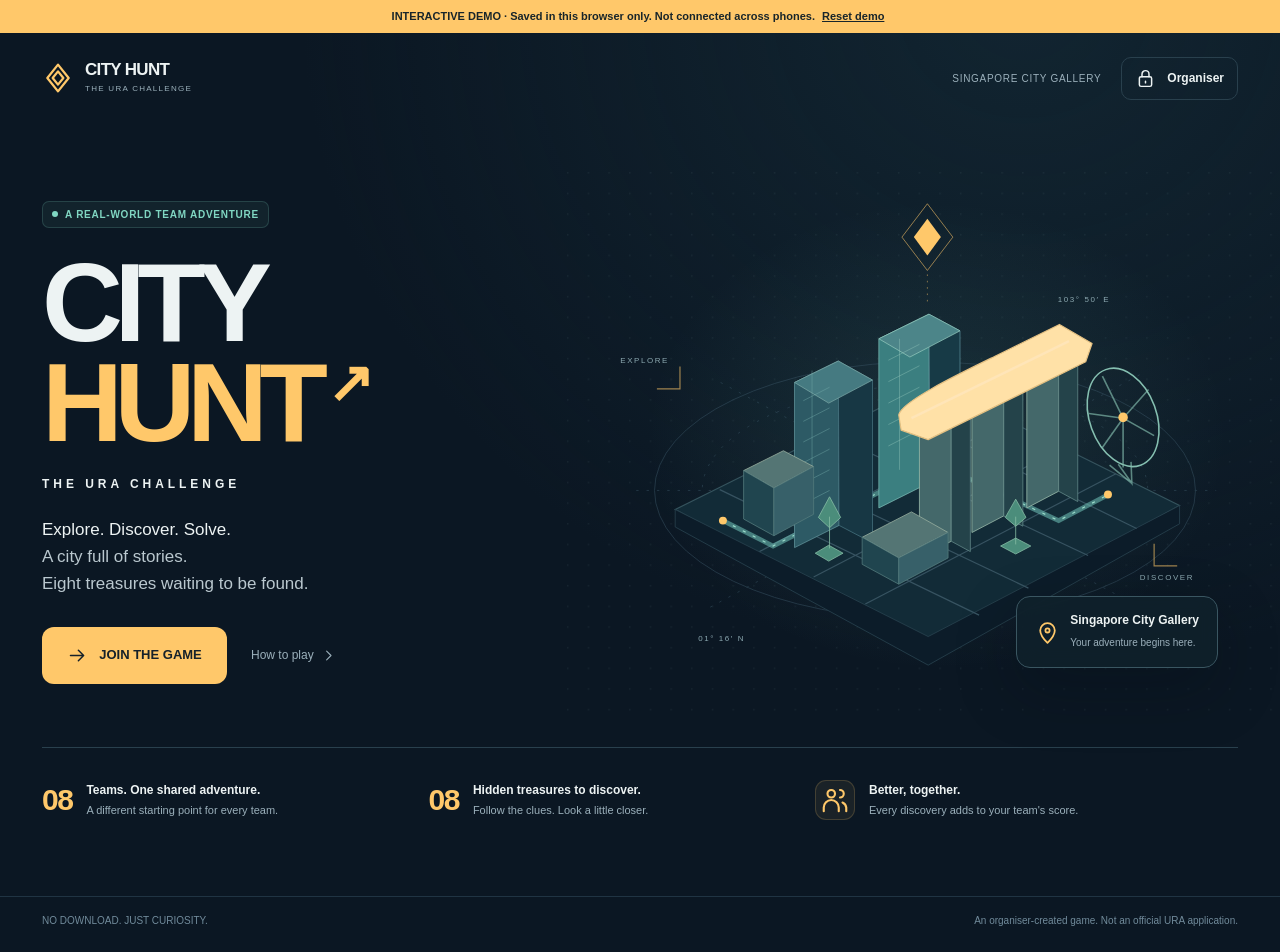
<file: CITY_HUNT_DEMO.html>
<!doctype html>
<html lang="en"><head><meta charset="UTF-8"><meta name="viewport" content="width=device-width,initial-scale=1,viewport-fit=cover"><meta name="theme-color" content="#0b1723"><title>CITY HUNT · Interactive demo</title><link rel="icon" href="[data-uri]"><style>:root{--bg:#0b1723;--surface:#122330;--surface2:#192e3b;--line:#29404d;--muted:#9bb0bb;--text:#edf3f3;--gold:#ffc86a;--mint:#80d6c2;--cyan:#7ccee7;--red:#ff9f9d;--radius:22px;--font:-apple-system,BlinkMacSystemFont,"Segoe UI",Arial,sans-serif;--shadow:0 22px 60px #030b1440}
*{box-sizing:border-box}html{min-height:100%;background:var(--bg);scroll-behavior:smooth}body{margin:0;font-family:var(--font);color:var(--text);background:radial-gradient(ellipse at 80% 0%,#18323e80,transparent 50%),var(--bg);line-height:1.5;-webkit-font-smoothing:antialiased}button,input,select,textarea{font:inherit}button,a,input,select,textarea{-webkit-tap-highlight-color:transparent}button,a{touch-action:manipulation}button{cursor:pointer}button:disabled{opacity:.45;cursor:wait}button:focus-visible,a:focus-visible{outline:3px solid var(--cyan);outline-offset:4px}input:focus,select:focus,textarea:focus{outline:2px solid var(--cyan);outline-offset:1px}a{color:inherit;text-decoration:none}h1,h2,h3,h4,p{margin:0}h1,h2,h3{line-height:1.13;letter-spacing:-.045em}p{color:var(--muted)}img{max-width:100%;display:block}svg.icon{width:21px;height:21px;flex-shrink:0;stroke:currentColor;fill:none;stroke-width:1.7;stroke-linecap:round;stroke-linejoin:round}button .icon{pointer-events:none}button span{pointer-events:none}.hidden{display:none!important}.muted{color:var(--muted)}.gold{color:var(--gold)}.mint{color:var(--mint)}.red{color:var(--red)}.mono{font-variant-numeric:tabular-nums}.eyebrow{font-size:10px;font-weight:750;letter-spacing:.19em;text-transform:uppercase;color:var(--muted)}.badge{display:inline-flex;align-items:center;gap:7px;border:1px solid var(--line);border-radius:7px;padding:5px 9px;font-size:10px;font-weight:750;letter-spacing:.075em;text-transform:uppercase;white-space:nowrap}.badge.gold{background:#ffc86a10;border-color:#ffc86a38}.badge.mint{background:#80d6c210;border-color:#80d6c22e}.dot{display:inline-block;width:6px;height:6px;border-radius:50%;background:currentColor}.tag{font-size:11px;color:var(--muted);display:inline-flex;align-items:center;gap:6px}.tag .icon{width:14px;height:14px}.btn{display:inline-flex;align-items:center;justify-content:center;gap:11px;border:1px solid transparent;border-radius:12px;padding:14px 20px;min-height:50px;background:var(--gold);color:#15212a;font-weight:750;font-size:13px;line-height:1.25;transition:transform .18s,background .18s}.btn:hover{background:#ffd894;transform:translateY(-1px)}.btn.secondary{background:var(--surface2);color:var(--text);border-color:var(--line)}.btn.secondary:hover{background:#25404f}.btn.ghost{color:var(--text);background:transparent;border-color:var(--line)}.btn.ghost:hover{background:#ffffff08}.btn.danger{background:#f09d9710;color:var(--red);border-color:#f09d9740}.btn.mintbtn{background:var(--mint)}.btn.small{padding:10px 13px;min-height:42px;font-size:12px;border-radius:10px}.btn.full{width:100%}.iconbtn{display:flex;align-items:center;justify-content:center;width:44px;height:44px;border-radius:12px;border:1px solid var(--line);color:var(--muted);background:transparent;flex-shrink:0}.iconbtn:hover{background:var(--surface2);color:var(--text)}.linkbtn{background:none;border:0;color:var(--muted);font-size:12px;padding:10px 0;display:inline-flex;gap:7px;align-items:center}.linkbtn:hover{color:var(--gold)}.linkbtn .icon{width:15px;height:15px}.row{display:flex;align-items:center;gap:12px}.between{justify-content:space-between}.wrap{flex-wrap:wrap}.stack{display:flex;flex-direction:column;gap:16px}.spacer{flex:1}.mt{margin-top:22px}.mb{margin-bottom:22px}.smalltext{font-size:12px}.tiny{font-size:10px}.nowrap{white-space:nowrap}.preline{white-space:pre-line}.card{background:linear-gradient(145deg,#162a37,#10202d);border:1px solid var(--line);border-radius:var(--radius);padding:26px;box-shadow:var(--shadow)}.card.flat{box-shadow:none}.rule{height:1px;background:var(--line);margin:20px 0}.empty{padding:55px 22px;text-align:center;border:1px dashed var(--line);border-radius:20px}.empty h2{margin:18px 0 10px;font-size:26px}.empty p{max-width:370px;margin:auto;font-size:13px}.empty .bigicon{margin:auto}.bigicon{width:64px;height:64px;border-radius:18px;display:flex;align-items:center;justify-content:center;color:var(--gold);background:#ffc86a10;border:1px solid #ffc86a2e}.bigicon .icon{width:30px;height:30px}.callout{display:flex;align-items:flex-start;gap:10px;padding:14px 16px;border:1px solid #ffc86a30;background:#ffc86a09;border-radius:12px;color:#e9ca91;font-size:12px}.callout .icon{width:18px;height:18px;margin-top:1px}.callout.info{color:var(--cyan);background:#7ccee708;border-color:#7ccee726}.callout.success{color:var(--mint);background:#80d6c208;border-color:#80d6c229}.boot{min-height:80vh;display:flex;flex-direction:column;align-items:center;justify-content:center;gap:24px}.boot p{font-size:13px}.boot-mark{background:var(--gold);color:var(--bg);font-weight:900;padding:16px;border-radius:20px;font-size:32px;letter-spacing:-3px}.boot-mark span{margin-left:5px;font-weight:400}.site-header{max-width:1280px;margin:auto;padding:24px 42px;display:flex;align-items:center;justify-content:space-between;gap:20px}.brand{display:flex;align-items:center;gap:11px}.brand-icon{color:var(--gold);display:flex}.brand-icon .icon{width:32px;height:32px}.brand-name{font-size:17px;font-weight:850;letter-spacing:-.04em;line-height:1}.brand-sub{font-size:8px;letter-spacing:.16em;color:var(--muted);margin-top:5px}.header-right{display:flex;align-items:center;gap:20px}.header-note{font-size:10px;letter-spacing:.07em;color:var(--muted)}.demo-bar{padding:8px 18px;text-align:center;background:#ffc86a;color:#18252a;font-size:11px;line-height:1.5;font-weight:600}.demo-bar button{background:none;border:none;text-decoration:underline;font-size:11px;font-weight:700;color:inherit;padding:0 4px}.landing{max-width:1280px;margin:auto;padding:48px 42px 20px}.landing-grid{display:grid;grid-template-columns:1fr 1.05fr;align-items:center;min-height:510px;gap:12px}.landing-copy{position:relative;z-index:1}.landing h1{font-size:112px;font-weight:900;letter-spacing:-.075em;line-height:.9;margin-top:25px}.landing h1 .outline{display:block;color:var(--gold)}.landing .subtitle{font-size:12px;letter-spacing:.33em;font-weight:750;color:var(--text);margin:21px 0 23px}.landing .intro{font-size:17px;line-height:1.6;max-width:390px;color:#bac8cf}.landing .intro strong{color:var(--text);font-weight:500}.landing-cta{display:flex;align-items:center;gap:24px;margin-top:29px}.landing-cta .btn{min-width:185px;min-height:57px}.landing-visual{position:relative;align-self:stretch;display:flex;align-items:center;justify-content:center}.landing-visual>img{width:118%;max-width:none;position:relative;margin-left:-20px}.scene-label{position:absolute;bottom:44px;right:20px;display:flex;align-items:center;gap:10px;padding:14px 18px;background:#10212bdc;border:1px solid #3a5661;border-radius:14px;box-shadow:var(--shadow);backdrop-filter:blur(10px)}.scene-label .icon{color:var(--gold);width:25px;height:25px}.scene-label b{font-size:12px;display:block}.scene-label span{font-size:10px;color:var(--muted)}.landing-bottom{display:grid;grid-template-columns:1fr 1fr 1.2fr;gap:34px;margin-top:35px;padding:29px 0;border-top:1px solid var(--line)}.landing-stat{display:flex;gap:14px;align-items:center}.landing-stat .stat-number{font-size:30px;font-weight:700;color:var(--gold);letter-spacing:-.05em}.landing-stat strong{font-size:12px;display:block}.landing-stat p{font-size:11px;margin-top:3px}.landing-footer{max-width:1280px;margin:25px auto 0;padding:16px 42px 24px;display:flex;justify-content:space-between;gap:15px;color:#718b9b;font-size:10px;border-top:1px solid #203443}.join-shell{max-width:1120px;margin:30px auto 70px;padding:0 40px;display:grid;grid-template-columns:1fr 440px;gap:90px;align-items:center}.join-aside h1{font-size:67px;line-height:1;max-width:450px;margin:20px 0}.join-aside p{font-size:14px;max-width:330px;line-height:1.8}.join-aside img{max-width:470px;margin:-20px 0 -60px -45px}.form-card{padding:32px}.form-card h2{font-size:30px;margin-bottom:9px}.form-card>p{font-size:13px}.field{margin-top:19px}.field label,.field>.label{display:block;font-size:11px;font-weight:650;color:#c0cfd6;margin-bottom:8px;letter-spacing:.02em}.input,input[type=text],input[type=password],input[type=number],textarea,select{display:block;width:100%;background:#0c1c28;color:var(--text);border:1px solid #35505d;border-radius:10px;padding:13px 14px;min-height:48px;font-size:16px;line-height:1.4}input::placeholder,textarea::placeholder{color:#6f8999}select{appearance:auto;color-scheme:dark}textarea{resize:vertical;min-height:112px;line-height:1.55}input[type=number]{font-variant-numeric:tabular-nums}input[type=checkbox],input[type=radio]{accent-color:var(--gold);width:18px;height:18px;flex-shrink:0}.field-note{font-size:10px;color:var(--muted);margin-top:7px}.consent{display:flex;align-items:flex-start;gap:8px;font-size:11px;color:var(--muted);margin:21px 0}.consent input{margin:1px 0 0}.form-grid{display:grid;grid-template-columns:1fr 1fr;gap:0 15px}.full-span{grid-column:1/-1}.error-message{color:var(--red);font-size:12px;margin:14px 0}.team-option-dot{width:9px;height:9px;border-radius:50%}.player-shell{max-width:1100px;margin:0 auto;padding:20px 40px 110px}.page-heading{margin-bottom:28px;display:flex;justify-content:space-between;align-items:center;gap:16px}.page-heading h1{font-size:34px;margin:9px 0}.page-heading p{font-size:12px}.team-pill{display:flex;gap:8px;align-items:center;background:var(--surface);border:1px solid var(--line);border-radius:40px;padding:8px 13px;font-size:12px}.home-grid{display:grid;grid-template-columns:1.5fr 1fr;gap:23px}.home-main,.home-side{display:flex;flex-direction:column;gap:22px}.mission-card{padding:30px;position:relative;overflow:hidden;min-height:335px;display:flex;flex-direction:column;background:linear-gradient(115deg,#1a3542,#112330 70%)}.mission-card:after{content:"";position:absolute;width:240px;height:240px;border:1px solid #4a687b44;border-radius:50%;right:-135px;top:65px;box-shadow:0 0 0 40px #425f6b12,0 0 0 80px #425f6b09;pointer-events:none}.mission-card .mission-num{width:51px;height:51px;border-radius:14px;display:flex;justify-content:center;align-items:center;background:#ffc86a13;border:1px solid #ffc86a35;font-size:24px;font-weight:750;color:var(--gold)}.mission-card h2{font-size:38px;max-width:370px;margin:28px 0 12px;line-height:1.06}.mission-card p{font-size:13px;max-width:350px}.mission-card .btn{margin-top:27px;position:relative;z-index:1}.mission-card .eyebrow{color:var(--mint)}.score-card{display:flex;justify-content:space-between;align-items:center;background:linear-gradient(130deg,#ffc86a,#e7b056);border-color:#f7cd88;color:#15252e}.score-card .eyebrow{color:#586052}.score-value{font-size:61px;font-weight:850;letter-spacing:-.07em;line-height:1.15}.score-card .smalltext{color:#576252}.score-card .icon{width:39px;height:39px;stroke-width:1.3;opacity:.8}.progress-card h3{font-size:18px}.progress-value{font-size:18px;font-weight:700;letter-spacing:-.04em}.progress-value span{font-size:12px;color:var(--muted);font-weight:400;letter-spacing:0}.progress-track{display:grid;grid-template-columns:repeat(8,1fr);gap:5px;margin:17px 0}.progress-track div{height:7px;border-radius:4px;background:#314652}.progress-track .complete{background:var(--mint)}.progress-track .current{background:#ffc86a70}.progress-card>p{font-size:11px}.team-members{display:flex;align-items:center;margin:16px 0}.avatar{display:flex;align-items:center;justify-content:center;width:33px;height:33px;font-size:10px;font-weight:700;border-radius:50%;background:#315259;border:2px solid var(--surface);color:#cce8dc;margin-left:-7px}.avatar:first-child{margin-left:0}.avatar:nth-child(2n){background:#45516c;color:#d8dbef}.avatar:nth-child(3n){background:#6c524a;color:#ffe6cd}.teammate-caption{font-size:11px;margin-left:10px;color:var(--muted)}.teaser-row{display:flex;justify-content:space-between;align-items:center;padding:13px 0;border-bottom:1px solid var(--line);font-size:12px}.teaser-row:last-child{border:0;padding-bottom:0}.teaser-row .rank{color:var(--muted);width:19px}.teaser-row .points{font-weight:700;margin-left:auto}.team-dot{width:7px;height:7px;border-radius:50%;background:var(--team-color,var(--gold))}.achievement-row{display:flex;gap:10px;flex-wrap:wrap}.achievement{font-size:10px;display:inline-flex;align-items:center;gap:7px;color:var(--muted);border:1px solid var(--line);border-radius:8px;padding:8px 11px}.achievement .icon{width:15px;height:15px}.achievement.earned{color:var(--mint);border-color:#80d6c22e;background:#80d6c205}.discovery-list{margin-top:14px}.discovery-row{display:flex;align-items:center;gap:10px;font-size:12px;padding:9px 0}.discovery-row .icon{width:15px;height:15px;color:var(--mint)}.nav-wrap{position:fixed;bottom:0;left:0;right:0;z-index:30;padding:0 16px max(12px,env(safe-area-inset-bottom));background:linear-gradient(transparent,#0b1723 32%);pointer-events:none}.bottom-nav{max-width:490px;margin:auto;border:1px solid #36505e;background:#142632f2;border-radius:19px;display:grid;grid-template-columns:repeat(4,1fr);padding:5px 8px;box-shadow:0 -6px 35px #030b1450;backdrop-filter:blur(18px);pointer-events:auto}.nav-item{display:flex;flex-direction:column;align-items:center;justify-content:center;padding:9px 5px;gap:4px;border:0;border-radius:12px;background:transparent;color:var(--muted);font-size:9px;font-weight:600;min-height:55px}.nav-item .icon{width:20px;height:20px}.nav-item.active{color:var(--gold);background:#ffc86a09}.connection{font-size:9px;letter-spacing:.06em;color:var(--mint);display:flex;gap:6px;align-items:center}.connection.offline{color:var(--red)}.announcement{display:flex;gap:12px;align-items:center;padding:14px 18px;border-radius:14px;background:#80d6c20b;border:1px solid #80d6c230;margin-bottom:20px;color:var(--mint);font-size:12px}.announcement .icon{width:19px;height:19px}.announcement strong{font-size:9px;letter-spacing:.09em;display:block;margin-bottom:3px}.status-banner{margin-bottom:20px}.mission-shell{max-width:710px;margin:0 auto}.mission-top{display:flex;align-items:center;justify-content:space-between;gap:15px;margin-bottom:20px}.stage-progress{display:flex;gap:5px;margin:20px 0 8px}.stage-progress span{flex:1;height:4px;background:#2a434f;border-radius:4px}.stage-progress span.done{background:var(--mint)}.stage-progress span.active{background:var(--gold)}.stage-labels{display:flex;justify-content:space-between;font-size:9px;color:var(--muted);gap:5px;margin-bottom:26px}.stage-labels span{text-align:center;flex:1}.clue-card{padding:34px 38px;position:relative;overflow:hidden}.clue-card:before{content:"";position:absolute;right:-30px;top:-30px;width:220px;height:220px;border:1px solid #55708225;transform:rotate(45deg);pointer-events:none}.clue-card h1{font-size:42px;margin:22px 0 28px;max-width:500px;line-height:1.05}.clue-riddle{font-size:18px;line-height:1.75;color:#cddadf;white-space:pre-line;margin:0 0 27px;padding-left:20px;border-left:2px solid #ffc86a70}.clue-foot{display:flex;align-items:center;gap:8px;font-size:11px;color:var(--muted);margin-bottom:21px}.clue-foot .icon{width:15px;height:15px}.hint-box{padding:18px 0 0}.hint-row{border:1px solid var(--line);border-radius:12px;padding:16px;margin-top:10px;font-size:12px;background:#0c1c2855}.hint-row p{margin-top:9px;color:#d4dedd;font-size:13px}.challenge-card{padding:30px}.challenge-card h1{font-size:29px;margin:17px 0}.challenge-prompt{color:#cfdbdf;font-size:16px;line-height:1.7;white-space:pre-line;margin:18px 0 24px}.choice{display:flex;align-items:center;gap:12px;border:1px solid var(--line);background:#0f202d;border-radius:12px;padding:15px 16px;margin-bottom:10px;font-size:14px;cursor:pointer;min-height:57px}.choice:has(input:checked){border-color:var(--gold);background:#ffc86a08}.choice input{margin:0}.answer-wrap{margin:20px 0}.answer-wrap textarea{min-height:115px}.attempts{font-size:10px;letter-spacing:.03em;color:var(--muted);margin-top:13px;text-align:center}.matching-row{display:grid;grid-template-columns:1fr 1.15fr;align-items:center;gap:15px;margin-bottom:12px}.matching-row>span{font-size:13px;color:#cfdcdf}.order-row{display:flex;align-items:center;gap:12px;padding:11px 12px;background:#0c1d28;border:1px solid var(--line);border-radius:12px;margin-bottom:10px;min-height:59px}.order-number{font-size:11px;color:var(--gold);width:15px}.order-text{flex:1;font-size:13px}.order-controls{display:flex;gap:6px}.order-controls .iconbtn{width:38px;height:38px;border-radius:8px}.order-controls .icon{width:16px;height:16px}.photo-drop{border:1px dashed #50717e;border-radius:17px;background:#0c1b2755;min-height:230px;display:flex;align-items:center;justify-content:center;text-align:center;padding:28px;margin:20px 0}.photo-drop .bigicon{margin:auto auto 17px}.photo-drop h3{font-size:19px;margin:10px 0}.photo-drop p{font-size:12px;max-width:300px}.photo-preview{width:100%;max-height:380px;object-fit:contain;border-radius:15px;background:#07111a;margin-bottom:16px}.photo-actions{display:flex;gap:12px}.photo-actions .btn{flex:1}.upload-track{height:5px;background:#314955;border-radius:4px;margin:16px 0;overflow:hidden}.upload-track span{height:100%;display:block;background:var(--mint);width:0;transition:width .1s}.photo-save-note{display:flex;align-items:center;gap:7px;margin-bottom:18px;font-size:11px;color:var(--mint)}.photo-save-note .icon{width:15px;height:15px}.gallery-grid{display:grid;grid-template-columns:repeat(3,1fr);gap:17px}.photo-card{border:1px solid var(--line);border-radius:17px;overflow:hidden;background:var(--surface);text-align:left;color:var(--text);padding:0;cursor:pointer}.photo-card img{width:100%;aspect-ratio:4/3;object-fit:cover}.photo-card .photo-copy{padding:14px}.photo-card h3{font-size:14px;margin:7px 0}.photo-card p{font-size:10px}.photo-status{display:inline-flex;font-size:9px;color:var(--mint);margin-top:8px}.photo-status.pending{color:var(--gold)}.rankings-head{text-align:center;padding:17px 0 25px}.rankings-head h1{font-size:43px;margin:13px 0}.rankings-head p{font-size:12px}.podium{display:grid;grid-template-columns:1fr 1.15fr 1fr;align-items:end;gap:13px;max-width:640px;margin:10px auto 28px}.podium-card{background:#142835;border:1px solid var(--line);border-radius:18px;text-align:center;padding:21px 12px}.podium-card.first{background:linear-gradient(#3a3830,#232b2b);border-color:#ffc86a60;padding:29px 12px}.podium-card .trophy-circle{margin:auto auto 15px;border-radius:50%;width:45px;height:45px;background:#ffffff06;display:flex;align-items:center;justify-content:center;color:var(--muted)}.podium-card.first .trophy-circle{color:var(--gold);width:54px;height:54px;background:#ffc86a16}.podium-card .team-title{font-size:15px;font-weight:700}.podium-card .team-points{font-size:28px;font-weight:750;letter-spacing:-.05em;margin-top:5px}.podium-card .place{font-size:9px;letter-spacing:.12em;color:var(--muted);margin-bottom:13px}.podium-card.first .place{color:var(--gold)}.podium-card p{font-size:9px}.rank-table{max-width:710px;margin:0 auto;border:1px solid var(--line);border-radius:17px;overflow:hidden}.rank-row{display:grid;grid-template-columns:28px 1fr 100px 90px;align-items:center;padding:18px 23px;gap:14px;background:#122430;border-bottom:1px solid var(--line);font-size:13px}.rank-row:last-child{border:0}.rank-row.you{background:#ffc86a0c}.rank-row.header{font-size:9px;letter-spacing:.1em;color:var(--muted);padding-top:12px;padding-bottom:12px;background:#0f202d}.rank-name{display:flex;align-items:center;gap:8px;font-weight:600}.rank-row .number{color:var(--muted);font-size:12px}.rank-score{text-align:right;font-weight:750}.rank-progress{text-align:center;color:var(--muted);font-size:11px}.you-tag{font-size:8px;color:var(--gold);border-radius:4px;border:1px solid #ffc86a33;padding:2px 4px;letter-spacing:.04em}.ranking-note{font-size:11px;text-align:center;margin:18px auto;max-width:530px}.menu-list{display:flex;flex-direction:column;gap:10px}.menu-link{display:flex;align-items:center;gap:15px;text-align:left;width:100%;border:1px solid var(--line);background:var(--surface);color:var(--text);padding:19px;border-radius:14px}.menu-link .icon:first-child{color:var(--gold)}.menu-link .copy{flex:1}.menu-link strong{display:block;font-size:14px;margin-bottom:4px}.menu-link p{font-size:11px}.prose h2{font-size:22px;margin:28px 0 12px}.prose h3{font-size:15px;margin:22px 0 8px;letter-spacing:-.02em}.prose p{font-size:13px;line-height:1.8}.prose ol{padding-left:20px}.prose li{padding:7px 0;font-size:13px;color:#c6d4db;line-height:1.65}.score-breakdown{display:flex;flex-direction:column;margin:18px 0}.score-line{display:flex;justify-content:space-between;padding:11px 0;border-bottom:1px solid var(--line);font-size:13px}.score-line span:last-child{font-weight:700}.celebration{text-align:center;max-width:580px;margin:16px auto}.celebration .bigicon{margin:auto;width:85px;height:85px;border-radius:25px;background:#ffc86a12;transform:rotate(-7deg)}.celebration .bigicon .icon{width:40px;height:40px}.celebration h1{font-size:43px;margin:26px 0 13px}.celebration h2{font-size:24px;margin:15px 0 12px}.celebration .score-total{font-size:75px;font-weight:800;color:var(--gold);letter-spacing:-.08em;line-height:1.2;margin:12px 0}.celebration .quote{font-size:16px;color:#c9d8df;line-height:1.6;margin:25px 0}.celebration .score-breakdown{text-align:left}.toast{position:fixed;bottom:108px;left:50%;transform:translateX(-50%);max-width:calc(100vw - 32px);width:max-content;z-index:200;display:flex;gap:10px;align-items:center;border:1px solid #537665;background:#1a3b36;color:#cdf4e4;padding:15px 20px;border-radius:14px;box-shadow:var(--shadow);font-size:13px;animation:toast-in .2s ease-out}.toast.error{background:#402c30;border-color:#8c585a;color:#ffe0dc}.toast .icon{width:18px;height:18px}.modal-backdrop{position:fixed;inset:0;background:#020a12b8;backdrop-filter:blur(6px);z-index:100;display:flex;align-items:center;justify-content:center;padding:20px;overflow:auto}.modal{width:100%;max-width:510px;max-height:90dvh;overflow:auto;padding:28px;background:#132834;border:1px solid #42606c;border-radius:22px;box-shadow:0 30px 120px #0008}.modal.large{max-width:800px}.modal h2{font-size:25px;margin:8px 0 13px}.modal p{font-size:13px;line-height:1.7}.modal .modal-buttons{display:flex;justify-content:flex-end;gap:10px;margin-top:25px}.modal .modal-photo{width:100%;max-height:60vh;object-fit:contain;background:#081722;border-radius:12px;margin:20px 0}.modal .close-line{display:flex;align-items:center;justify-content:space-between;gap:15px}.busy-spinner{display:inline-block;width:16px;height:16px;border:2px solid currentColor;border-right-color:transparent;border-radius:50%;animation:spin .7s linear infinite}.admin-layout{display:grid;grid-template-columns:225px 1fr;min-height:100vh}.admin-sidebar{padding:31px 21px;border-right:1px solid var(--line);background:#0d1d29;position:fixed;top:0;bottom:0;width:225px;display:flex;flex-direction:column;gap:28px;overflow:auto}.admin-sidebar .brand{padding-left:8px}.admin-side-heading{font-size:9px;color:#75909f;letter-spacing:.15em;margin:3px 10px 11px}.admin-nav{display:flex;flex-direction:column;gap:5px}.admin-nav button{border:0;display:flex;align-items:center;gap:12px;padding:13px 13px;text-align:left;color:var(--muted);background:transparent;border-radius:10px;font-size:12px;min-height:45px}.admin-nav button.active{color:var(--gold);background:#ffc86a0e}.admin-nav button:hover{background:#ffffff05}.admin-nav button .icon{width:18px;height:18px}.nav-count{background:#ffc86a20;border-radius:6px;color:var(--gold);font-size:10px;padding:1px 5px;margin-left:auto}.admin-sidebar-foot{margin-top:auto;padding:16px 10px 0;border-top:1px solid var(--line)}.admin-sidebar-foot p{font-size:10px}.admin-main{grid-column:2;padding:32px 37px 70px;min-width:0;max-width:1580px}.admin-topbar{display:flex;justify-content:space-between;align-items:center;gap:20px;padding-bottom:24px;border-bottom:1px solid var(--line);margin-bottom:26px}.admin-topbar h1{font-size:29px;margin:8px 0}.admin-topbar p{font-size:11px}.admin-top-controls{display:flex;align-items:center;gap:10px}.admin-mobile-nav{display:none}.metrics-grid{display:grid;grid-template-columns:repeat(4,1fr);gap:15px;margin-bottom:24px}.metric{padding:22px;background:#132733;border:1px solid var(--line);border-radius:16px}.metric .metric-val{font-size:31px;font-weight:750;letter-spacing:-.055em;margin:13px 0 3px}.metric .metric-val small{font-size:14px;font-weight:400;color:var(--muted)}.metric p{font-size:10px}.metric .icon{width:17px;height:17px;color:var(--muted)}.admin-grid{display:grid;grid-template-columns:1.65fr 1fr;gap:20px}.section-title{font-size:18px;letter-spacing:-.03em}.table-scroll{overflow-x:auto;max-width:100%}table{width:100%;border-collapse:collapse;font-size:12px}th{text-align:left;font-size:9px;letter-spacing:.1em;color:var(--muted);font-weight:600;padding:15px 11px;border-bottom:1px solid var(--line);white-space:nowrap}td{padding:16px 11px;border-bottom:1px solid #253d4933;white-space:nowrap}tr:last-child td{border-bottom:0}td .team-label{display:flex;align-items:center;gap:9px;font-weight:600}.mini-progress{display:flex;align-items:center;gap:8px;color:var(--muted);font-size:10px}.mini-progress .bar{width:56px;height:4px;background:#294550;border-radius:4px;overflow:hidden}.mini-progress .bar span{display:block;height:100%;background:var(--mint)}.status-chip{font-size:9px;border-radius:5px;padding:4px 7px;color:var(--mint);background:#80d6c20c;display:inline-flex;align-items:center;gap:5px}.status-chip.waiting{color:var(--muted);background:#7a9ba710}.status-chip.paused{color:var(--gold);background:#ffc86a10}.admin-quick{display:grid;grid-template-columns:1fr 1fr;gap:10px;margin-top:17px}.admin-quick .btn{font-size:11px;padding:12px 9px;min-height:51px}.activity-list{display:flex;flex-direction:column;gap:14px;margin-top:18px}.activity-item{display:flex;gap:10px;align-items:flex-start}.activity-icon{display:flex;padding:7px;border:1px solid #304c59;border-radius:9px;color:var(--mint)}.activity-icon .icon{width:14px;height:14px}.activity-copy{flex:1;font-size:11px;line-height:1.5}.activity-copy small{display:block;font-size:9px;color:var(--muted);margin-top:4px}.mission-editor-list{display:grid;grid-template-columns:repeat(2,1fr);gap:16px}.admin-mission-card{padding:23px;border:1px solid var(--line);border-radius:17px;background:#132632;display:flex;flex-direction:column}.admin-mission-card h3{font-size:23px;margin:20px 0 10px}.admin-mission-card p{font-size:12px;flex:1}.admin-mission-card .btn{margin-top:20px;align-self:flex-start}.mission-editor{max-width:890px}.editor-stage{margin-top:20px;background:#10212d;border:1px solid #34505d;border-radius:17px;padding:23px}.editor-stage h3{font-size:19px}.editor-stage .field{margin-top:15px}.editor-stage textarea.codearea{font-family:ui-monospace,SFMono-Regular,monospace;font-size:12px;min-height:115px}.sticky-save{position:sticky;bottom:15px;display:flex;gap:12px;padding:15px;background:#18303dea;border:1px solid #42606c;border-radius:15px;backdrop-filter:blur(12px);margin-top:25px;z-index:10}.team-manage-grid{display:grid;grid-template-columns:repeat(2,1fr);gap:20px}.team-manage-card{padding:25px}.team-manage-card h3{font-size:22px}.team-manage-card .member-line{display:flex;justify-content:space-between;gap:10px;font-size:11px;align-items:center;padding:5px 0}.member-line .iconbtn{width:32px;height:32px}.member-line .icon{width:13px;height:13px}.review-filters{display:flex;align-items:center;gap:12px;margin-bottom:23px;flex-wrap:wrap}.review-filters select{width:auto;min-width:150px;font-size:12px}.review-grid{display:grid;grid-template-columns:repeat(2,1fr);gap:20px}.review-card{padding:0;overflow:hidden}.review-card>img{width:100%;aspect-ratio:16/10;object-fit:cover}.review-body{padding:22px}.review-body h3{font-size:19px;margin:13px 0}.review-body .prompt{font-size:11px;color:var(--muted);line-height:1.7;margin-bottom:12px}.review-answer{background:#0b1b27;border:1px solid #2b4654;border-radius:10px;padding:13px;font-size:13px;line-height:1.6;white-space:pre-wrap;overflow-wrap:anywhere;color:#d9e4e7}.review-controls{display:flex;align-items:center;gap:8px;margin-top:16px;flex-wrap:wrap}.review-controls input{width:65px;min-height:41px;padding:7px;font-size:14px}.review-controls .btn{padding:9px 10px;min-height:41px;font-size:11px}.review-controls .iconbtn{width:41px;height:41px}.review-comment{min-height:64px;font-size:12px;margin-top:15px}.settings-grid{display:grid;grid-template-columns:1.1fr 1fr;gap:22px}.switch-row{display:flex;justify-content:space-between;align-items:center;gap:17px;margin-top:23px}.switch-copy strong{font-size:12px;display:block}.switch-copy p{font-size:11px;margin-top:4px}.switch{position:relative;display:inline-flex;flex-shrink:0;align-items:center;width:43px;height:24px}.switch input{width:43px;height:24px;opacity:0;position:absolute;z-index:1;margin:0;cursor:pointer}.switch i{display:block;width:43px;height:24px;border-radius:20px;background:#354a56;position:relative;border:1px solid #526774}.switch i:after{content:"";position:absolute;width:16px;height:16px;left:3px;top:3px;background:#b7c7ce;border-radius:50%;transition:transform .15s}.switch input:checked+i{background:#80d6c240;border-color:#80d6c280}.switch input:checked+i:after{background:var(--mint);transform:translateX(18px)}.switch input:focus-visible+i{outline:2px solid var(--gold)}.qr-card{padding:30px;text-align:center}.qr-image{width:220px;max-width:100%;border-radius:15px;margin:24px auto;padding:12px;background:#fff}.join-url{font-size:12px;word-break:break-all;padding:12px;border-radius:9px;background:#0b1c27;color:var(--cyan);margin:18px 0}.qr-card h2{font-size:28px}.qr-card>p{font-size:13px;margin-top:12px}.export-links{display:flex;flex-direction:column;gap:12px;margin-top:20px}.code-card{background:#102330;padding:15px;border-radius:10px;font-family:ui-monospace,monospace;font-size:13px;color:var(--gold)}.results-screen{max-width:1100px;margin:auto;padding:40px 28px 70px}.results-screen .rankings-head h1{font-size:65px}.results-screen .podium{max-width:850px;margin-top:35px}.results-screen .podium-card{padding:35px 20px}.results-screen .podium-card.first{padding:48px 20px}.results-screen .team-title{font-size:27px}.results-screen .team-points{font-size:46px}.results-screen .rank-table{max-width:850px}.result-top{display:flex;align-items:center;justify-content:space-between;gap:15px}.results-locked{min-height:75vh;display:flex;align-items:center;justify-content:center}.timer-pill{padding:7px 11px;border:1px solid var(--line);border-radius:8px;font-size:12px;color:var(--gold);font-variant-numeric:tabular-nums;display:flex;align-items:center;gap:7px}.timer-pill .icon{width:15px;height:15px}.finish-chip{background:#80d6c214;color:var(--mint);border-radius:50px;display:inline-flex;align-items:center;gap:8px;padding:9px 14px;font-size:11px}.finish-chip .icon{width:15px;height:15px}.error-page{max-width:600px;margin:70px auto;padding:28px;text-align:center}.error-page h1{font-size:30px;margin-bottom:15px}.error-page p{font-size:13px;margin-bottom:22px}@keyframes spin{to{transform:rotate(360deg)}}@keyframes toast-in{from{opacity:0;bottom:100px}to{opacity:1;bottom:108px}}@keyframes enter{from{opacity:0;transform:translateY(7px)}to{opacity:1;transform:translateY(0)}}.animate-in{animation:enter .28s ease-out}
@media(min-width:1500px){.landing h1{font-size:130px}.landing{padding-top:70px}.landing-grid{min-height:565px}}
@media(max-width:1100px){.landing h1{font-size:95px}.landing-grid{grid-template-columns:1fr 1fr}.landing-visual>img{width:125%}.scene-label{right:0;bottom:70px}.join-shell{gap:45px;grid-template-columns:1fr 405px}.admin-main{padding:26px}.admin-grid{grid-template-columns:1fr}.admin-grid>.stack{display:grid;grid-template-columns:1fr 1fr;align-items:start}.admin-top-controls .btn{font-size:11px;padding:10px 12px}.metrics-grid{gap:10px}.metric{padding:17px}.review-grid{grid-template-columns:1fr 1fr}.settings-grid{grid-template-columns:1fr}.team-manage-grid{grid-template-columns:1fr 1fr}.home-grid{grid-template-columns:1.25fr 1fr}.mission-card h2{font-size:33px}}
@media(max-width:850px){.site-header{padding:22px 25px}.landing{padding:40px 25px 15px}.landing h1{font-size:82px}.landing .intro{font-size:15px}.landing .subtitle{font-size:10px}.landing-cta{gap:16px}.landing-cta .btn{min-width:160px}.landing-grid{min-height:440px}.scene-label{bottom:55px;padding:11px}.scene-label b{font-size:10px}.scene-label span{font-size:9px}.landing-bottom{gap:20px}.landing-stat .stat-number{font-size:25px}.landing-stat p{font-size:10px}.landing-footer{padding-left:25px;padding-right:25px}.join-shell{grid-template-columns:1fr 380px;gap:25px;padding:0 25px}.join-aside h1{font-size:50px}.form-card{padding:25px}.player-shell{padding:12px 25px 110px}.page-heading h1{font-size:28px}.mission-card h2{font-size:30px}.mission-card{padding:25px}.home-grid{gap:17px}.card{padding:22px}.score-value{font-size:51px}.gallery-grid{grid-template-columns:repeat(2,1fr)}.admin-layout{display:block}.admin-sidebar{display:none}.admin-main{padding:20px 22px 70px}.admin-mobile-nav{display:flex;gap:5px;overflow:auto;margin:0 -22px 24px;padding:0 22px 10px}.admin-mobile-nav button{display:flex;gap:7px;align-items:center;white-space:nowrap;border:1px solid var(--line);background:var(--surface);border-radius:9px;font-size:11px;padding:11px 13px;color:var(--muted);min-height:42px}.admin-mobile-nav button.active{color:var(--gold);border-color:#ffc86a50}.admin-mobile-nav .icon{width:15px;height:15px}.admin-topbar{padding-bottom:15px;margin-bottom:17px}.admin-topbar h1{font-size:26px}.admin-topbar p{font-size:10px}.admin-top-controls{gap:7px}.review-card{padding:0}.admin-mission-card{padding:22px}.mission-editor-list{gap:14px}.admin-grid{gap:17px}}
@media(max-width:600px){.site-header{padding:20px 21px}.brand-name{font-size:15px}.brand-sub{font-size:7px}.brand-icon .icon{width:29px;height:29px}.header-note{display:none}.header-right{gap:10px}.header-right .btn.small{padding:9px 11px;font-size:10px;min-height:38px}.landing{padding:17px 23px 5px}.landing-grid{display:flex;flex-direction:column;gap:0;min-height:0;align-items:stretch}.landing-copy{z-index:2}.landing-copy>.badge{font-size:8px;padding:5px 8px;margin-top:10px}.landing h1{font-size:98px;line-height:.86;margin-top:25px;letter-spacing:-.08em}.landing .subtitle{font-size:9px;letter-spacing:.31em;margin:17px 0}.landing .intro{font-size:13px;max-width:260px;line-height:1.65}.landing-cta{margin-top:23px;gap:23px;flex-wrap:wrap}.landing-cta .btn{min-width:176px;min-height:53px;font-size:12px}.landing-cta .linkbtn{font-size:11px}.landing-visual{width:100%;height:270px;margin-top:-2px;overflow:hidden}.landing-visual>img{position:absolute;width:117%;left:-7%;margin:0;top:-16px}.scene-label{bottom:8px;right:3px;padding:10px 13px;border-radius:11px}.scene-label b{font-size:10px}.scene-label span{font-size:8px}.scene-label .icon{width:19px;height:19px}.landing-bottom{grid-template-columns:1fr 1fr;gap:18px;margin-top:14px;padding-top:21px;padding-bottom:17px}.landing-stat{gap:9px}.landing-stat .stat-number{font-size:27px}.landing-stat strong{font-size:11px}.landing-stat p{font-size:9px}.landing-stat:last-child{grid-column:1/-1;display:none}.landing-footer{margin-top:12px;padding:17px 23px 22px;font-size:9px;gap:13px}.landing-footer>span:last-child{max-width:130px;text-align:right}.join-shell{display:block;padding:0 21px;margin-top:16px}.join-aside{display:none}.form-card{padding:27px 23px}.form-card h2{font-size:31px}.player-shell{padding:10px 19px 112px}.page-heading{margin-bottom:22px;align-items:flex-start}.page-heading h1{font-size:28px;margin-top:8px}.page-heading p{font-size:11px;max-width:245px}.page-heading>.tag{display:none}.team-pill{padding:6px 10px;font-size:10px}.home-grid{display:flex;flex-direction:column;gap:18px}.home-main{display:contents}.home-side{display:contents}.mission-card{order:2;min-height:310px;padding:26px}.home-score{order:1}.home-progress{order:3}.home-team{order:5}.home-rankings{order:4}.home-discoveries{order:6}.mission-card h2{font-size:35px;margin-top:23px;max-width:320px}.mission-card p{font-size:12px;max-width:260px}.mission-card .btn{margin-top:23px}.score-card{padding:19px 25px;min-height:107px}.score-value{font-size:47px;line-height:1.1;display:inline-block;margin-right:8px}.score-card .score-group{display:flex;align-items:baseline}.score-card .eyebrow{font-size:9px;margin-bottom:5px}.score-card .smalltext{font-size:10px}.score-card .icon{width:31px;height:31px}.home-score .score-meta{font-size:9px}.card{border-radius:18px}.announcement{font-size:11px;padding:12px 14px;gap:9px}.announcement strong{font-size:8px}.callout{font-size:11px;padding:12px}.mission-top{margin-bottom:12px}.mission-top .linkbtn{font-size:11px}.mission-top .badge{font-size:8px}.stage-labels{font-size:8px;margin-bottom:20px}.clue-card{padding:28px 24px}.clue-card h1{font-size:36px;margin:24px 0}.clue-riddle{font-size:16px;line-height:1.8;padding-left:16px}.clue-foot{font-size:10px}.challenge-card{padding:25px 21px}.challenge-card h1{font-size:27px}.challenge-prompt{font-size:14px;line-height:1.75}.photo-drop{padding:22px 17px;min-height:205px}.photo-drop h3{font-size:18px}.photo-drop p{font-size:11px}.photo-actions{gap:9px}.photo-actions .btn{font-size:11px;padding:13px 9px;gap:7px}.photo-actions .icon{width:17px;height:17px}.photo-preview{max-height:340px}.matching-row{grid-template-columns:.8fr 1.2fr;gap:12px}.matching-row select{font-size:14px;padding:12px 8px}.matching-row>span{font-size:12px}.order-row{gap:8px;padding:10px}.order-text{font-size:12px}.order-controls .iconbtn{width:35px;height:38px}.gallery-grid{gap:12px}.photo-card{border-radius:13px}.photo-card .photo-copy{padding:12px}.photo-card h3{font-size:12px;line-height:1.3;margin:5px 0}.photo-card p{font-size:9px}.photo-card .eyebrow{font-size:8px}.rankings-head{padding-top:15px}.rankings-head h1{font-size:35px}.rankings-head p{font-size:11px;max-width:290px;margin:auto}.podium{gap:8px;margin-top:10px}.podium-card{padding:18px 8px;border-radius:14px}.podium-card.first{padding:27px 8px}.podium-card .team-title{font-size:12px}.podium-card .team-points{font-size:24px}.podium-card .place{font-size:8px;margin-bottom:12px}.podium-card p{font-size:8px}.podium-card .trophy-circle{width:35px;height:35px;margin-bottom:12px}.podium-card.first .trophy-circle{width:42px;height:42px}.rank-row{grid-template-columns:20px 1fr 48px 57px;gap:8px;padding:15px 15px;font-size:11px}.rank-row.header{font-size:7px;letter-spacing:.06em}.rank-name{gap:6px}.rank-row .number{font-size:10px}.rank-progress{font-size:10px}.rank-score{font-size:12px}.ranking-note{font-size:10px;max-width:300px}.celebration h1{font-size:35px}.celebration h2{font-size:21px}.celebration .score-total{font-size:68px}.celebration .quote{font-size:14px}.toast{font-size:12px;padding:14px 17px;bottom:103px}.modal-backdrop{padding:16px}.modal{padding:23px;border-radius:18px;max-height:87dvh}.modal h2{font-size:24px}.modal p{font-size:12px}.modal .modal-buttons .btn{font-size:12px;padding:13px 16px}.admin-main{padding:19px 17px 50px}.admin-topbar{flex-wrap:wrap;gap:12px}.admin-topbar h1{font-size:25px}.admin-top-controls{flex-wrap:wrap;width:100%;justify-content:flex-start}.admin-top-controls .connection{margin-left:auto}.admin-mobile-nav{margin:0 -17px 19px;padding:0 17px 8px}.metrics-grid{grid-template-columns:1fr 1fr;gap:11px}.metric{padding:17px}.metric .metric-val{font-size:30px;margin:11px 0 1px}.metric p{font-size:9px}.metric .eyebrow{font-size:8px}.admin-grid>.stack{display:flex;flex-direction:column}.admin-grid>.stack>.card{width:100%}.admin-grid .card{padding:20px 16px}.admin-grid th{padding:12px 8px;font-size:8px}.admin-grid td{padding:15px 8px;font-size:11px}.mission-editor-list{grid-template-columns:1fr}.admin-mission-card{padding:23px}.admin-mission-card h3{font-size:25px}.team-manage-grid{grid-template-columns:1fr}.review-grid{grid-template-columns:1fr}.review-filters{gap:9px}.review-filters select{min-width:110px;flex:1;padding:11px;font-size:12px}.review-card{padding:0}.review-body{padding:22px}.settings-grid{gap:18px}.settings-grid .card{padding:23px 20px}.editor-stage{padding:19px 16px}.editor-stage .form-grid{gap:0 12px}.editor-stage .field label{font-size:10px}.editor-stage select{font-size:13px}.mission-editor>.card{padding:24px 19px}.form-grid .btn{font-size:11px}.sticky-save{bottom:9px;padding:12px;gap:8px}.sticky-save .btn{font-size:12px;padding:12px 16px}.results-screen{padding:25px 20px 50px}.results-screen .rankings-head h1{font-size:39px}.results-screen .podium-card{padding:22px 9px}.results-screen .podium-card.first{padding:33px 9px}.results-screen .team-title{font-size:14px}.results-screen .team-points{font-size:29px}.results-screen .result-top{flex-wrap:wrap}.qr-card{padding:25px}.demo-bar{font-size:10px;padding:7px 14px}.demo-bar button{font-size:10px}}
@media(prefers-reduced-motion:reduce){*,*:before,*:after{animation:none!important;transition:none!important;scroll-behavior:auto!important}}
@media print{.site-header,.bottom-nav,.admin-sidebar,.admin-mobile-nav,.admin-topbar,.sticky-save,.demo-bar,.btn,.nav-wrap{display:none!important}body{background:white;color:black}.admin-layout{display:block}.admin-main{padding:0}.qr-card{background:white;color:black;box-shadow:none}.card{break-inside:avoid}}

.teaser-row{gap:9px}.demo-bar+.admin-layout .admin-sidebar{top:33px}@media(max-width:600px){.stage-labels{font-size:8px;line-height:1.35}}
</style></head><body>
<div id="app"><div class="boot"><div class="boot-mark">CH<span>↗</span></div><p>Getting your adventure ready…</p></div></div><div id="toast" role="status" aria-live="polite"></div><div id="modal-root"></div>
<script>window.CITY_DEMO_MISSIONS=[{"id": 1, "title": "The city that never moves", "subtitle": "A whole city. A different perspective.", "clue": "I contain thousands of buildings,\nbut nobody lives inside me.\n\nRoads cross my surface. Towers touch my sky.\nThe city is before your eyes,\nbut everything is smaller than reality.\n\nFind me.", "verified": false, "hints": [{"text": "Think big, but look for something small.", "cost": 0, "delaySeconds": 0}, {"text": "Look for an overview rather than a single building.", "cost": 2, "delaySeconds": 0}, {"text": "In this rehearsal, your target is a scale city model.", "cost": 3, "delaySeconds": 0}], "stages": [{"id": "photo", "label": "Prove it", "type": "photo", "prompt": "Take a photo with the treasure clearly visible. Include at least one willing team member, where appropriate. Do not block exhibits or photograph other visitors without permission.", "points": 10, "attempts": 2, "grading": "photo"}, {"id": "investigation", "label": "Investigation", "type": "text", "prompt": "REHEARSAL: Name one landmark from this practice list: Merlion, Esplanade, Singapore Flyer, Gardens by the Bay. Replace this with an exhibit-specific question after recce.", "points": 10, "attempts": 2, "grading": "auto", "accepted": ["Merlion", "The Merlion", "Esplanade", "Singapore Flyer", "Gardens by the Bay"], "keywords": [], "matchMode": "exact"}, {"id": "mini", "label": "City connections", "type": "matching", "prompt": "Match each city element to its main role.", "points": 10, "attempts": 2, "grading": "auto", "items": [{"id": "park", "text": "Park"}, {"id": "rail", "text": "Rail station"}, {"id": "homes", "text": "Homes"}], "categories": ["Transport", "Housing", "Green space"], "correct": {"park": "Green space", "rail": "Transport", "homes": "Housing"}}, {"id": "bonus", "label": "Bonus discovery", "type": "text", "prompt": "Describe one small detail your team almost missed. A specific observation earns up to 5 points after organiser review.", "points": 5, "attempts": 2, "grading": "manual"}, {"id": "creative", "label": "Team moment", "type": "team", "prompt": "Create a human version of something in this display. Keep it safe, leave walkways clear, and upload a team photo as proof. Up to 5 points after review.", "points": 5, "attempts": 2, "grading": "manual"}]}, {"id": 2, "title": "Lines that lead somewhere", "subtitle": "Find the story between the lines.", "clue": "I do not move, but I can take you places.\nMy lines connect. My colours guide.\n\nA city becomes a story\nwhen you see it from my side.\n\nFind the place that helps you find your way.", "verified": false, "hints": [{"text": "Look for information that helps people navigate.", "cost": 0, "delaySeconds": 0}, {"text": "Colours and connected lines may be useful.", "cost": 2, "delaySeconds": 0}, {"text": "Rehearsal target: a map or planning display.", "cost": 3, "delaySeconds": 0}], "stages": [{"id": "photo", "label": "Prove it", "type": "photo", "prompt": "Take a photo with the treasure clearly visible. Include at least one willing team member, where appropriate. Do not block exhibits or photograph other visitors without permission.", "points": 10, "attempts": 2, "grading": "photo"}, {"id": "investigation", "label": "Read the map", "type": "choice", "prompt": "REHEARSAL: Which item explains the symbols on a map?", "points": 10, "attempts": 2, "grading": "auto", "options": ["Legend", "Title only", "Photo frame", "Page number"], "correct": "Legend"}, {"id": "mini", "label": "Follow the route", "type": "ordering", "prompt": "Arrange these journey steps from first to last.", "points": 10, "attempts": 2, "grading": "auto", "items": [{"id": "arrive", "text": "Arrive at destination"}, {"id": "choose", "text": "Choose a destination"}, {"id": "travel", "text": "Travel along your route"}, {"id": "plan", "text": "Plan the route"}], "correct": ["choose", "plan", "travel", "arrive"]}, {"id": "bonus", "label": "Bonus discovery", "type": "text", "prompt": "Describe one small detail your team almost missed. A specific observation earns up to 5 points after organiser review.", "points": 5, "attempts": 2, "grading": "manual"}, {"id": "creative", "label": "Team moment", "type": "team", "prompt": "Create a human version of something in this display. Keep it safe, leave walkways clear, and upload a team photo as proof. Up to 5 points after review.", "points": 5, "attempts": 2, "grading": "manual"}]}, {"id": 3, "title": "Where the city breathes", "subtitle": "A little less concrete. A little more life.", "clue": "Between the towers, I make room.\nFor shade. For quiet. For things that bloom.\n\nI am not an empty space,\nbut a living part of this place.\n\nFind the city's greener side.", "verified": false, "hints": [{"text": "Think about the spaces between buildings.", "cost": 0, "delaySeconds": 0}, {"text": "Look for greenery in a planning display.", "cost": 2, "delaySeconds": 0}, {"text": "Rehearsal target: a greenery or park display.", "cost": 3, "delaySeconds": 0}], "stages": [{"id": "photo", "label": "Prove it", "type": "photo", "prompt": "Take a photo with the treasure clearly visible. Include at least one willing team member, where appropriate. Do not block exhibits or photograph other visitors without permission.", "points": 10, "attempts": 2, "grading": "photo"}, {"id": "investigation", "label": "Green choices", "type": "multi", "prompt": "REHEARSAL: Select BOTH features that directly add greenery.", "points": 10, "attempts": 2, "grading": "auto", "options": ["Roof garden", "Tree-lined walkway", "Car park sign", "Concrete wall"], "correct": ["Roof garden", "Tree-lined walkway"]}, {"id": "mini", "label": "Hidden word", "type": "puzzle", "prompt": "Decode this word using A=1, B=2, ... Z=26.\n\n7 · 18 · 5 · 5 · 14", "points": 10, "attempts": 2, "grading": "auto", "accepted": ["GREEN"], "keywords": [], "matchMode": "exact"}, {"id": "bonus", "label": "Bonus discovery", "type": "text", "prompt": "Describe one small detail your team almost missed. A specific observation earns up to 5 points after organiser review.", "points": 5, "attempts": 2, "grading": "manual"}, {"id": "creative", "label": "Team moment", "type": "team", "prompt": "Create a human version of something in this display. Keep it safe, leave walkways clear, and upload a team photo as proof. Up to 5 points after review.", "points": 5, "attempts": 2, "grading": "manual"}]}, {"id": 4, "title": "A city in motion", "subtitle": "Many people. Many journeys.", "clue": "Some travel above. Some travel below.\nSome take a seat. Some take it slow.\n\nOur paths are different,\nbut together we make a city go.\n\nFind a story about getting around.", "verified": false, "hints": [{"text": "Think about everyday journeys.", "cost": 0, "delaySeconds": 0}, {"text": "Look for transport-related information.", "cost": 2, "delaySeconds": 0}, {"text": "Rehearsal target: a mobility or transport display.", "cost": 3, "delaySeconds": 0}], "stages": [{"id": "photo", "label": "Prove it", "type": "photo", "prompt": "Take a photo with the treasure clearly visible. Include at least one willing team member, where appropriate. Do not block exhibits or photograph other visitors without permission.", "points": 10, "attempts": 2, "grading": "photo"}, {"id": "investigation", "label": "Count the connections", "type": "number", "prompt": "REHEARSAL: Three routes each have two stops. How many stops is that in total?", "points": 10, "attempts": 2, "grading": "auto", "correct": 6, "tolerance": 0}, {"id": "mini", "label": "Moving together", "type": "matching", "prompt": "Match each journey to its mode.", "points": 10, "attempts": 2, "grading": "auto", "items": [{"id": "walk", "text": "On foot"}, {"id": "cycle", "text": "On two wheels with pedals"}, {"id": "train", "text": "Along rails"}], "categories": ["Cycling", "Walking", "Rail"], "correct": {"walk": "Walking", "cycle": "Cycling", "train": "Rail"}}, {"id": "bonus", "label": "Bonus discovery", "type": "text", "prompt": "Describe one small detail your team almost missed. A specific observation earns up to 5 points after organiser review.", "points": 5, "attempts": 2, "grading": "manual"}, {"id": "creative", "label": "Team moment", "type": "team", "prompt": "Create a human version of something in this display. Keep it safe, leave walkways clear, and upload a team photo as proof. Up to 5 points after review.", "points": 5, "attempts": 2, "grading": "manual"}]}, {"id": 5, "title": "Stories in the walls", "subtitle": "The past is part of the plan.", "clue": "I have watched the city change.\nMy neighbours grew taller,\nbut my memories remain.\n\nLook for a piece of yesterday\nwith a place in tomorrow.", "verified": false, "hints": [{"text": "Not every valuable building is new.", "cost": 0, "delaySeconds": 0}, {"text": "Look for a story about keeping the past.", "cost": 2, "delaySeconds": 0}, {"text": "Rehearsal target: a heritage or conservation display.", "cost": 3, "delaySeconds": 0}], "stages": [{"id": "photo", "label": "Prove it", "type": "photo", "prompt": "Take a photo with the treasure clearly visible. Include at least one willing team member, where appropriate. Do not block exhibits or photograph other visitors without permission.", "points": 10, "attempts": 2, "grading": "photo"}, {"id": "investigation", "label": "Look a little closer", "type": "observation", "prompt": "REHEARSAL: Describe one detail you notice in your chosen display. The organiser will review this answer. Replace with a recce-verified observation task.", "points": 10, "attempts": 2, "grading": "manual"}, {"id": "mini", "label": "Past to future", "type": "ordering", "prompt": "Put this simple conservation workflow in order.", "points": 10, "attempts": 2, "grading": "auto", "items": [{"id": "repair", "text": "Repair carefully"}, {"id": "record", "text": "Record the original condition"}, {"id": "care", "text": "Maintain over time"}, {"id": "plan", "text": "Plan the conservation work"}], "correct": ["record", "plan", "repair", "care"]}, {"id": "bonus", "label": "Bonus discovery", "type": "text", "prompt": "Describe one small detail your team almost missed. A specific observation earns up to 5 points after organiser review.", "points": 5, "attempts": 2, "grading": "manual"}, {"id": "creative", "label": "Team moment", "type": "team", "prompt": "Create a human version of something in this display. Keep it safe, leave walkways clear, and upload a team photo as proof. Up to 5 points after review.", "points": 5, "attempts": 2, "grading": "manual"}]}, {"id": 6, "title": "Making room for the blue", "subtitle": "A different kind of city connection.", "clue": "I can divide a place,\nor bring its edges together.\n\nI reflect what rises beside me.\nI change with the weather.\n\nFind where the city meets the water.", "verified": false, "hints": [{"text": "Think about a city's relationship with water.", "cost": 0, "delaySeconds": 0}, {"text": "Look for a waterfront or water-related display.", "cost": 2, "delaySeconds": 0}, {"text": "Rehearsal target: a waterfront planning display.", "cost": 3, "delaySeconds": 0}], "stages": [{"id": "photo", "label": "Prove it", "type": "photo", "prompt": "Take a photo with the treasure clearly visible. Include at least one willing team member, where appropriate. Do not block exhibits or photograph other visitors without permission.", "points": 10, "attempts": 2, "grading": "photo"}, {"id": "investigation", "label": "Waterfront thinking", "type": "choice", "prompt": "REHEARSAL: Which feature gives people a route to walk beside the water?", "points": 10, "attempts": 2, "grading": "auto", "options": ["Waterfront promenade", "Locked service room", "Blank wall", "Underground storeroom"], "correct": "Waterfront promenade"}, {"id": "mini", "label": "Blue code", "type": "puzzle", "prompt": "Shift every letter BACK one place in the alphabet.\n\nX B U F S", "points": 10, "attempts": 2, "grading": "auto", "accepted": ["WATER"], "keywords": [], "matchMode": "exact"}, {"id": "bonus", "label": "Bonus discovery", "type": "text", "prompt": "Describe one small detail your team almost missed. A specific observation earns up to 5 points after organiser review.", "points": 5, "attempts": 2, "grading": "manual"}, {"id": "creative", "label": "Team moment", "type": "team", "prompt": "Create a human version of something in this display. Keep it safe, leave walkways clear, and upload a team photo as proof. Up to 5 points after review.", "points": 5, "attempts": 2, "grading": "manual"}]}, {"id": 7, "title": "More than a skyline", "subtitle": "Look up. Look closer.", "clue": "Together we draw a line against the sky.\nSome of us are familiar.\nSome make you ask why.\n\nFind a view that turns buildings\ninto a city's signature.", "verified": false, "hints": [{"text": "Think about silhouettes and distinctive shapes.", "cost": 0, "delaySeconds": 0}, {"text": "Look for a view or display of buildings together.", "cost": 2, "delaySeconds": 0}, {"text": "Rehearsal target: a skyline or architectural display.", "cost": 3, "delaySeconds": 0}], "stages": [{"id": "photo", "label": "Prove it", "type": "photo", "prompt": "Take a photo with the treasure clearly visible. Include at least one willing team member, where appropriate. Do not block exhibits or photograph other visitors without permission.", "points": 10, "attempts": 2, "grading": "photo"}, {"id": "investigation", "label": "Observe the silhouette", "type": "text", "prompt": "REHEARSAL: Name a shape you can identify in the display and say where you see it. The organiser will review your observation.", "points": 10, "attempts": 2, "grading": "manual"}, {"id": "mini", "label": "Spot the pattern", "type": "number", "prompt": "Complete the pattern.\n\n2, 4, 8, 16, ?", "points": 10, "attempts": 2, "grading": "auto", "correct": 32, "tolerance": 0}, {"id": "bonus", "label": "Bonus discovery", "type": "text", "prompt": "Describe one small detail your team almost missed. A specific observation earns up to 5 points after organiser review.", "points": 5, "attempts": 2, "grading": "manual"}, {"id": "creative", "label": "Team moment", "type": "team", "prompt": "Create a human version of something in this display. Keep it safe, leave walkways clear, and upload a team photo as proof. Up to 5 points after review.", "points": 5, "attempts": 2, "grading": "manual"}]}, {"id": 8, "title": "Tomorrow starts here", "subtitle": "The future is a team effort.", "clue": "I am not finished.\nI am a question, a sketch, a possibility.\n\nToday's choices shape what I will be.\nFind a place that asks you\nto imagine the city's next chapter.", "verified": false, "hints": [{"text": "Look for ideas rather than only existing buildings.", "cost": 0, "delaySeconds": 0}, {"text": "Think about the city's future.", "cost": 2, "delaySeconds": 0}, {"text": "Rehearsal target: a future planning or vision display.", "cost": 3, "delaySeconds": 0}], "stages": [{"id": "photo", "label": "Prove it", "type": "photo", "prompt": "Take a photo with the treasure clearly visible. Include at least one willing team member, where appropriate. Do not block exhibits or photograph other visitors without permission.", "points": 10, "attempts": 2, "grading": "photo"}, {"id": "investigation", "label": "Your city, your idea", "type": "text", "prompt": "REHEARSAL: Suggest one practical change that would make a neighbourhood better for people. Explain your idea in one sentence.", "points": 10, "attempts": 2, "grading": "manual"}, {"id": "mini", "label": "A balanced city", "type": "multi", "prompt": "REHEARSAL: Select THREE elements that support a liveable neighbourhood.", "points": 10, "attempts": 2, "grading": "auto", "options": ["Accessible transport", "Places to meet", "Green spaces", "Blocked footpaths", "No pedestrian crossings"], "correct": ["Accessible transport", "Places to meet", "Green spaces"]}, {"id": "bonus", "label": "Bonus discovery", "type": "text", "prompt": "Describe one small detail your team almost missed. A specific observation earns up to 5 points after organiser review.", "points": 5, "attempts": 2, "grading": "manual"}, {"id": "creative", "label": "Team moment", "type": "team", "prompt": "Create a human version of something in this display. Keep it safe, leave walkways clear, and upload a team photo as proof. Up to 5 points after review.", "points": 5, "attempts": 2, "grading": "manual"}]}, {"id": 9, "title": "The city is in your hands", "subtitle": "One last challenge. All eight discoveries.", "verified": false, "clue": "You have explored the city's stories.\nNow bring your discoveries together.\n\nThink green. Think connected.\nThink about the people who call this place home.\n\nBuild your team's vision for a better city.", "hints": [], "stages": [{"id": "green", "label": "A greener city", "type": "text", "prompt": "Name one greenery-related feature you discovered and explain how it helps people.", "points": 10, "attempts": 2, "grading": "manual"}, {"id": "transport", "label": "A connected city", "type": "text", "prompt": "Name one transport-related idea you discovered and explain how it improves a journey.", "points": 10, "attempts": 2, "grading": "manual"}, {"id": "people", "label": "A city for people", "type": "text", "prompt": "Describe one feature that makes a neighbourhood a better place to live.", "points": 10, "attempts": 2, "grading": "manual"}, {"id": "resilience", "label": "Ready for tomorrow", "type": "text", "prompt": "Suggest one way a city can prepare for future challenges. Link it to something your team observed.", "points": 10, "attempts": 2, "grading": "manual"}, {"id": "finalphoto", "label": "One final memory", "type": "team", "prompt": "Take a final team photo at the organiser's designated finishing point. Confirm that point with your organiser. Do not obstruct other visitors.", "points": 10, "attempts": 2, "grading": "manual"}]}];</script><script>/* LOCAL DEMONSTRATION ONLY. This adapter is not served by the real game server.
 * It deliberately contains sample answer keys and fake competing team scores.
 * Production always calls the authenticated, transactional API in app.py.
 */
(function(){
'use strict';
const clone=x=>JSON.parse(JSON.stringify(x)),time=()=>Date.now(),id=()=>crypto.randomUUID?.()||'demo-'+Date.now()+'-'+Math.random().toString(36).slice(2);
const colours=['#ffc86a','#6edbcb','#a6b3ff','#ff9b99','#b7dc82','#77c7ef','#dab0f7','#f0b7cb'];
let memory=null,dbPromise=null,serial=Promise.resolve();
function openDB(){if(!dbPromise)dbPromise=new Promise((resolve,reject)=>{const r=indexedDB.open('city-hunt-interactive-demo',1);r.onupgradeneeded=()=>r.result.createObjectStore('state');r.onsuccess=()=>resolve(r.result);r.onerror=()=>reject(r.error);});return dbPromise;}
async function storage(mode,value){try{const db=await openDB();return await new Promise((resolve,reject)=>{const tx=db.transaction('state',mode==='get'?'readonly':'readwrite'),s=tx.objectStore('state');const q=mode==='get'?s.get('event'):s.put(value,'event');let out; q.onsuccess=()=>out=mode==='get'?q.result:true;tx.oncomplete=()=>resolve(out);tx.onerror=()=>reject(tx.error);});}catch(e){if(mode==='get'){try{return JSON.parse(localStorage.getItem('ch:demo-event'))||memory;}catch{return memory;}}try{localStorage.setItem('ch:demo-event',JSON.stringify(value));memory=value;return true;}catch{throw new Error('This browser cannot save more demo data. Reset the demo or use a normal, non-private browser.');}}}
function seed(){const d={config:{name:'CITY HUNT',subtitle:'THE URA CHALLENGE',venue:'Singapore City Gallery',eventId:id(),status:'live',requireCodes:true,leaderboard:true,leaderboardLocked:false,lockAt:7,resultsRevealed:false,timerEnabled:false,durationMinutes:90,startedAt:time()-180000,deadlineAt:null,pausedAt:null,pauseHistory:[],photoMode:'immediate',helpContact:'Please speak to your event organiser. This is a local, browser-only demonstration.',rehearsal:true,announcements:[],revision:1},teams:[],missions:clone(window.CITY_DEMO_MISSIONS),players:[],submissions:[],attempts:[],ledger:[],logs:[],session:{playerId:null,admin:false}};
    const demoScores=[0,145,95,120,160,60,135,80],demoProgress=[0,4,2,3,5,1,4,2],names=['Alicia','Jia Wei','Amir'];
    for(let i=1;i<=8;i++){const t={id:i,name:'Team '+i,colour:colours[i-1],code:'CITY0'+i,index:demoProgress[i-1],progress:{},startedAt:i===1?null:time()-600000,completedAt:null,paused:false,pauseHistory:[]};const route=Array.from({length:8},(_,j)=>(i-1+j)%8+1).concat(9);
        for(let j=0;j<t.index;j++)t.progress[route[j]]={startedAt:time()-600000+j*60000,completedAt:time()-550000+j*60000,stageIndex:5,hints:[],generation:0};d.teams.push(t);
        for(let k=0;k<3;k++)d.players.push({id:id(),team:i,name:names[k]+(i>1?' '+i:''),joined:time()-900000});
        if(demoScores[i-1])d.ledger.push({id:id(),action_key:'seed-'+i,team:i,mission:null,stage:null,category:'mission',points:demoScores[i-1],reason:'Illustrative demo score (not a real team result)',actor:'Demo data',at:time()-60000});
    }d.logs.push({id:id(),team:null,at:time(),actor:'Demo organiser',message:'Demo rehearsal ready. Other teams have illustrative scores.'});return d;
}
async function load(){let d=await storage('get');if(!d){d=seed();await storage('put',d);}return d;}
function fail(message,status=400){const e=new Error(message);e.status=status;throw e;}
const route=t=>Array.from({length:8},(_,i)=>(t.id-1+i)%8+1).concat(9);
function current(d,t){if(t.index>=9)return [null,null];const mid=route(t)[t.index],m=d.missions.find(m=>m.id===mid);const p=t.progress[mid]||(t.progress[mid]={startedAt:null,completedAt:null,stageIndex:0,hints:[],generation:0});return [m,p];}
const score=(d,tid)=>d.ledger.filter(l=>l.team===tid).reduce((n,l)=>n+l.points,0);
function publicCfg(d){const c=clone(d.config);delete c.announcements;return c;}
function requirePlayer(d){const p=d.players.find(p=>p.id===d.session.playerId);if(!p)fail('Join a team to continue.',401);return p;}
function requireAdmin(d){if(!d.session.admin)fail('Sign in to the organiser dashboard.',401);}
function log(d,message,team=null,actor='Organiser'){d.logs.unshift({id:id(),at:time(),team,actor,message});}
function award(d,team,points,reason,category='mission',mission=null,stage=null,key=id()){if(d.ledger.some(l=>l.action_key===key))return;d.ledger.unshift({id:id(),action_key:key,team,mission,stage,category,points,reason,actor:'Demo game',at:time()});}
function live(d,t){if(d.config.status!=='live'||t.paused)fail('The game is not currently live. Your progress is safe.',409);if(d.config.timerEnabled&&d.config.deadlineAt<time())fail('Time is up. Please return to the organiser.',409);}
function leaderboard(d,admin=false){let hidden=!d.config.leaderboard||d.config.leaderboardLocked||(d.config.lockAt&&d.teams.some(t=>t.index>=d.config.lockAt));if(d.config.resultsRevealed)hidden=false;if(hidden&&!admin)return {hidden:true,rows:[]};const rows=d.teams.map(t=>({id:t.id,name:t.name,colour:t.colour,score:score(d,t.id),completed:Math.min(t.index,8),finishedAt:t.completedAt})).sort((a,b)=>b.score-a.score||(a.finishedAt||Infinity)-(b.finishedAt||Infinity)||a.id-b.id);let prev=null,rank=0;rows.forEach((r,i)=>{const key=JSON.stringify([r.score,r.finishedAt]);if(key!==prev)rank=i+1;r.rank=rank;prev=key;});return {hidden:!!hidden,rows};}
function state(d,admin=false){if(admin){requireAdmin(d);return {config:publicCfg(d),teams:d.teams.map(t=>({...clone(t),score:score(d,t.id),members:d.players.filter(p=>p.team===t.id),route:route(t)})),missions:d.missions,submissions:d.submissions.filter(s=>!s.invalidated),ledger:d.ledger,logs:d.logs.slice(0,250),leaderboard:leaderboard(d,true),serverNow:time(),announcements:d.config.announcements};}
    const p=requirePlayer(d),t=d.teams.find(t=>t.id===p.team),[m,pg]=current(d,t),subs=d.submissions.filter(s=>s.team===t.id&&!s.invalidated),ledger=d.ledger.filter(l=>l.team===t.id);let cur=null;
    if(m){cur={id:m.id,title:m.title,subtitle:m.subtitle,started:!!pg.startedAt,startedAt:pg.startedAt,stageIndex:pg.stageIndex,stageCount:m.stages.length,maxPoints:m.stages.reduce((n,s)=>n+s.points,0),final:m.id===9,stageLabels:m.stages.map(s=>({label:s.label,points:s.points}))};if(pg.startedAt){const s=m.stages[pg.stageIndex];cur.clue=m.clue;cur.hints=m.hints.map((h,i)=>({index:i,cost:h.cost,delaySeconds:h.delaySeconds||0,unlocked:pg.hints.includes(i),text:pg.hints.includes(i)?h.text:null}));cur.stage={};for(const k of ['id','label','type','prompt','points','attempts','grading','options','items','categories'])if(k in s)cur.stage[k]=s[k];cur.stage.attemptsUsed=d.attempts.filter(a=>a.team===t.id&&a.mission===m.id&&a.stage===s.id&&a.generation===pg.generation).length;}}
    return {config:publicCfg(d),player:p,team:{id:t.id,name:t.name,colour:t.colour,index:t.index,startedAt:t.startedAt,completedAt:t.completedAt,paused:t.paused,pauseHistory:t.pauseHistory,score:score(d,t.id),completed:Math.min(t.index,8),finished:t.index>=9,pending:subs.filter(s=>s.status==='pending').length,scoreParts:Object.fromEntries(['mission','final','bonus','hint','adjustment'].map(k=>[k,ledger.filter(l=>l.category===k).reduce((n,l)=>n+l.points,0)]))},current:cur,completedMissions:Object.entries(t.progress).filter(([,p])=>p.completedAt).map(([mid,pg])=>({id:Number(mid),title:d.missions.find(m=>m.id===Number(mid)).title,startedAt:pg.startedAt,completedAt:pg.completedAt,skipped:pg.skipped||false})),members:d.players.filter(p=>p.team===t.id),leaderboard:leaderboard(d),submissions:subs,ledger,serverNow:time(),announcements:d.config.announcements.filter(a=>!a.team||a.team===t.id).slice(-8)};
}
function normalize(a,sensitive=false){let s=String(a).normalize('NFKC').trim();if(!sensitive)s=s.toLowerCase();return s.replace(/[^\p{L}\p{N}\s]/gu,' ').replace(/\s+/g,' ').trim();}
function correct(s,a){if(['text','puzzle','observation'].includes(s.type)){const value=normalize(a,s.caseSensitive);if((s.accepted||[]).some(x=>normalize(x,s.caseSensitive)===value))return true;const hits=(s.keywords||[]).map(x=>(' '+value+' ').includes(' '+normalize(x,s.caseSensitive)+' '));return hits.length>0&&(s.matchMode==='all_keywords'?hits.every(Boolean):hits.some(Boolean));}if(s.type==='choice')return a===s.correct;if(s.type==='multi')return Array.isArray(a)&&JSON.stringify([...a].sort())===JSON.stringify([...s.correct].sort());if(s.type==='ordering')return JSON.stringify(a)===JSON.stringify(s.correct);if(s.type==='matching')return a&&Object.keys(s.correct).every(k=>a[k]===s.correct[k]);if(s.type==='number'){const n=Number(a);return Number.isFinite(n)&&('minAnswer'in s?n>=s.minAnswer&&n<=s.maxAnswer:Math.abs(n-Number(s.correct))<=Number(s.tolerance||0));}return false;}
function mutate(d,path,data){const action=path.replace('/api/','');
    if(action==='join'){const t=d.teams.find(t=>t.id===Number(data.team));if(!t)fail('Select a team.');if(d.config.requireCodes&&String(data.code).toUpperCase()!==t.code.toUpperCase())fail('That team code is not correct.',403);if(!data.name?.trim())fail('Enter your name.');const p={id:id(),team:t.id,name:data.name.trim().slice(0,40),joined:time()};d.players.push(p);d.session.playerId=p.id;log(d,'Joined the team',t.id,p.name);return {ok:true};}
    if(action==='admin/login'){d.session.admin=true;return {ok:true};}if(action==='logout'){d.session.playerId=null;return {ok:true};}if(action==='admin/logout'){d.session.admin=false;return {ok:true};}
    if(action.startsWith('admin/')){
        requireAdmin(d);const c=d.config;
        if(action==='admin/control'){
            const command=data.command;
            if(['start','resume'].includes(command)){if(!c.rehearsal&&d.missions.some(m=>!m.verified))fail('Mark all missions recce-verified before starting a real event.',409);if(c.pausedAt){if(c.deadlineAt)c.deadlineAt+=time()-c.pausedAt;c.pauseHistory.push([c.pausedAt,time()]);c.pausedAt=null;}if(!c.startedAt){c.startedAt=time();c.deadlineAt=c.timerEnabled?time()+c.durationMinutes*60000:null;}c.status='live';}
            else if(command==='pause'){c.status='paused';c.pausedAt=time();}else if(command==='end')c.status='ended';else if(command==='lock'){c.leaderboardLocked=true;c.resultsRevealed=false;}else if(command==='unlock'){c.leaderboardLocked=false;c.lockAt=0;}else if(command==='reveal')c.resultsRevealed=true;log(d,'Game control: '+command);
        }else if(action==='admin/settings'){const changed=data.timerEnabled!==c.timerEnabled||Number(data.durationMinutes)!==c.durationMinutes;if(c.startedAt&&changed)fail('Configure the timer before starting. Reset the rehearsal to change it.',409);Object.assign(c,data);}
        else if(action==='admin/mission'){if(c.status==='live')fail('Pause the game before editing missions.',409);const mid=Number(data.id);if(d.teams.some(t=>t.progress[mid]?.startedAt))fail('This mission has already started. Reset the rehearsal before editing it.',409);const idx=d.missions.findIndex(m=>m.id===mid);d.missions[idx]=clone(data.mission);log(d,'Edited mission '+mid);}
        else if(action==='admin/points'){const amount=Number(data.points);if(!Number.isInteger(amount)||!amount||Math.abs(amount)>1000||!data.reason?.trim())fail('Provide points and a reason.');award(d,Number(data.team),amount,data.reason,data.category==='bonus'&&amount>0?'bonus':'adjustment',null,null,'manual-'+data.requestId);log(d,`Points adjustment: ${amount>0?'+':''}${amount}. ${data.reason}`,Number(data.team));}
        else if(action==='admin/review'){const s=d.submissions.find(s=>s.id===data.id&&!s.invalidated);if(!s)fail('Submission not found.',404);if('favourite'in data)s.favourite=!!data.favourite;if('points'in data){const points=Number(data.points);if(!Number.isInteger(points)||points<0||points>s.maxPoints)fail('Points must be within the challenge maximum.');award(d,s.team,points-s.points,'Review: '+s.label,s.mission===9?'final':'mission',s.mission,s.stage);s.points=points;s.status=points===s.maxPoints?'approved':points?'partial':'rejected';s.comment=data.comment||'';s.reviewedAt=time();log(d,`Reviewed ${s.label}: ${points}/${s.maxPoints}`,s.team);}}
        else if(action==='admin/team'){const t=d.teams.find(t=>t.id===Number(data.team));if(data.name)t.name=data.name;if(data.code)t.code=data.code.toUpperCase();if('paused'in data)t.paused=!!data.paused;log(d,'Updated team settings',t.id);}
        else if(action==='admin/remove-player'){d.players=d.players.filter(p=>p.id!==data.id);}
        else if(action==='admin/announce'){c.announcements.push({id:id(),message:data.message,team:data.team?Number(data.team):null,at:time()});log(d,'Announcement: '+data.message,data.team||null);}
        else if(['admin/skip','admin/reset-mission'].includes(action)){const t=d.teams.find(t=>t.id===Number(data.team)),[m,pg]=current(d,t);if(!m)fail('This team has finished.',409);if(action==='admin/skip'){pg.startedAt=pg.startedAt||time();t.startedAt=t.startedAt||time();pg.completedAt=time();pg.skipped=true;t.index++;if(t.index>=9)t.completedAt=time();}else{if(data.confirmation!=='RESET MISSION')fail('Type RESET MISSION.');for(const category of ['mission','final','hint']){const sum=d.ledger.filter(l=>l.team===t.id&&l.mission===m.id&&l.category===category).reduce((n,l)=>n+l.points,0);if(sum)award(d,t.id,-sum,'Reset mission. '+data.reason,category,m.id);}d.submissions.filter(s=>s.team===t.id&&s.mission===m.id).forEach(s=>s.invalidated=true);t.progress[m.id]={startedAt:null,completedAt:null,stageIndex:0,hints:[],generation:pg.generation+1};}log(d,(action==='admin/skip'?'Skipped':'Restarted')+' mission '+m.id+'. '+data.reason,t.id);}
        else if(['admin/reset','admin/reset-team'].includes(action)){const all=action==='admin/reset',expected=all?'RESET CITY HUNT':'RESET TEAM';if(data.confirmation!==expected)fail('Type '+expected);if(c.status==='live')fail('Pause or end the event before resetting a team or the whole game.',409);const ids=all?d.teams.map(t=>t.id):[Number(data.team)];for(const t of d.teams.filter(t=>ids.includes(t.id))){t.index=0;t.progress={};t.startedAt=null;t.completedAt=null;t.paused=false;t.pauseHistory=[];}for(const k of ['submissions','attempts','ledger','players'])d[k]=d[k].filter(x=>!ids.includes(x.team));if(all){Object.assign(c,{eventId:id(),status:'lobby',startedAt:null,deadlineAt:null,pausedAt:null,pauseHistory:[],announcements:[],resultsRevealed:false,leaderboardLocked:false});}log(d,all?'Reset event':'Reset team '+ids[0]);}
        else fail('Unknown demo organiser action.',404);
        return {ok:true,message:'Saved'};
    }
    const player=requirePlayer(d),t=d.teams.find(t=>t.id===player.team);live(d,t);const [m,pg]=current(d,t);if(!m||Number(data.missionId)!==m.id)fail('Your team has moved on. Refresh to see the current mission.',409);
    if(action==='start'){if(!pg.startedAt){pg.startedAt=time();t.startedAt=t.startedAt||time();log(d,'Started mission '+m.id,t.id,player.name);}return {ok:true};}
    if(!pg.startedAt)fail('Start the mission first.',409);
    if(action==='hint'){const i=Number(data.index),h=m.hints[i];if(!h)fail('Hint not available.');if(i>0&&!pg.hints.includes(i-1))fail('Unlock hints in order.',409);if(time()<pg.startedAt+(h.delaySeconds||0)*1000)fail('This hint has not unlocked yet.',409);if(!pg.hints.includes(i)){pg.hints.push(i);award(d,t.id,-h.cost,`Mission ${m.id}: hint ${i+1}`,'hint',m.id);log(d,'Used hint '+(i+1),t.id,player.name);}return {ok:true};}
    if(['submit','photo'].includes(action)){
        const s=m.stages[pg.stageIndex];if(data.stageId!==s.id)fail('A teammate completed this stage. Your progress has been updated.',409);if(d.attempts.some(a=>a.requestId===data.requestId))return {ok:true,message:'Attempt already saved.'};
        const isphoto=['photo','team'].includes(s.type);if(isphoto!==(action==='photo'))fail('Use the correct submission type.');if(isphoto&&!data.image?.startsWith('data:image/'))fail('Choose a photo first.');
        const manual=s.grading==='manual'||(isphoto&&d.config.photoMode==='review'),yes=isphoto||manual||correct(s,data.answer);
        d.attempts.push({requestId:data.requestId,team:t.id,mission:m.id,stage:s.id,generation:pg.generation,answer:data.answer,correct:yes,at:time()});const used=d.attempts.filter(a=>a.team===t.id&&a.mission===m.id&&a.stage===s.id&&a.generation===pg.generation).length;
        if(!yes&&used<s.attempts)return {ok:true,correct:false,retry:true,remaining:s.attempts-used,message:'Not quite. Take another look and try again.'};
        const points=manual||!yes?0:s.points;const sub={id:id(),team:t.id,teamName:t.name,mission:m.id,missionTitle:m.title,stage:s.id,label:s.label,type:s.type,prompt:s.prompt,answer:isphoto?'Photo submitted':data.answer,photo:isphoto?data.image:null,player:player.name,at:time(),points,maxPoints:s.points,status:manual||isphoto?'pending':yes?'correct':'incorrect',manual,reviewVersion:0,favourite:false,comment:''};d.submissions.unshift(sub);award(d,t.id,points,m.title+': '+s.label,m.id===9?'final':'mission',m.id,s.id,'submission:'+sub.id);log(d,'Submitted '+s.label+` (${points} points)`,t.id,player.name);pg.stageIndex++;const complete=pg.stageIndex>=m.stages.length;
        if(complete){pg.completedAt=time();t.index++;if(t.index>=9)t.completedAt=time();log(d,'Completed mission '+m.id,t.id,player.name);}
        return {ok:true,correct:yes,award:points,pending:manual,missionComplete:complete,finished:t.index>=9,missionId:m.id,missionTitle:m.title,message:manual?'Submitted for review':isphoto?'Photo saved':yes?'Correct!':'Answer saved. Keep exploring.'};
    }
    fail('Unknown demo action.',404);
}
async function handle(path,data){let d=await load();if(data===null||data===undefined){if(path==='/api/bootstrap')return {config:publicCfg(d),teams:d.teams.map(t=>({id:t.id,name:t.name,colour:t.colour})),player:!!d.players.find(p=>p.id===d.session.playerId),admin:d.session.admin,csrf:'demo-only',serverNow:time()};if(path==='/api/state')return clone(state(d));if(path==='/api/admin')return clone(state(d,true));fail('Unavailable in the offline demo.',404);}
    d=clone(d);const result=mutate(d,path,data);d.config.revision++;await storage('put',d);return result;
}
window.CITY_DEMO={api(path,data=null){const p=serial.then(()=>handle(path,data));serial=p.catch(()=>{});return p;},async reset(){const d=seed();await storage('put',d);}};
})();
</script><script>/* CITY HUNT UI. All real-event scoring and access decisions are made by app.py. */
'use strict';
const $ = (selector, root = document) => root.querySelector(selector);
const $$ = (selector, root = document) => [...root.querySelectorAll(selector)];
const esc = value => String(value ?? '').replace(/[&<>"']/g, c => ({'&':'&amp;','<':'&lt;','>':'&gt;','"':'&quot;',"'":'&#39;'}[c]));
const DEMO = !!window.CITY_DEMO;
const icons = {
 compass:'<path d="m12 2 8 10-8 10L4 12Z"/><path d="m12 7 4 5-4 5-4-5Z"/>',
 arrow:'<path d="M4 12h15m-6-6 6 6-6 6"/>',back:'<path d="M20 12H5m6-6-6 6 6 6"/>',
 trophy:'<path d="M8 3h8v6c0 4-2 6-4 6s-4-2-4-6V3Zm4 12v5m-4 1h8M8 5H4v3c0 3 2 4 5 4m7-7h4v3c0 3-2 4-5 4"/>',
 camera:'<path d="M8 6 10 3h4l2 3h4a1 1 0 0 1 1 1v12a1 1 0 0 1-1 1H4a1 1 0 0 1-1-1V7a1 1 0 0 1 1-1Z"/><circle cx="12" cy="12" r="4"/>',
 upload:'<path d="M12 16V3m-5 5 5-5 5 5M4 15v6h16v-6"/>',
 home:'<path d="m3 10 9-7 9 7M5 9v12h5v-7h4v7h5V9"/>',
 users:'<circle cx="9" cy="7" r="3"/><path d="M3 21v-3a6 6 0 0 1 12 0v3M16 4a3 3 0 0 1 0 6m2 4a5 5 0 0 1 3 4v3"/>',
 clock:'<circle cx="12" cy="12" r="9"/><path d="M12 6v6l4 2"/>',
 map:'<path d="m3 6 6-3 6 3 6-3v15l-6 3-6-3-6 3V6Zm6-3v15m6-12v15"/>',
 pin:'<path d="M19 10c0 5-7 12-7 12S5 15 5 10a7 7 0 1 1 14 0Z"/><circle cx="12" cy="10" r="2"/>',
 check:'<path d="m5 12 4 4L19 6"/>', checkcircle:'<circle cx="12" cy="12" r="9"/><path d="m7 12 3 3 6-6"/>',
 lock:'<rect x="5" y="10" width="14" height="11" rx="2"/><path d="M8 10V7a4 4 0 0 1 8 0v3m-4 5v2"/>',
 unlock:'<rect x="5" y="10" width="14" height="11" rx="2"/><path d="M8 10V7a4 4 0 0 1 8 0m-4 8v2"/>',
 star:'<path d="m12 2 3 6 7 1-5 5 1 7-6-3-6 3 1-7-5-5 7-1Z"/>',
 help:'<circle cx="12" cy="12" r="9"/><path d="M9 8a3 3 0 0 1 6 0c0 2-3 2-3 5m0 3v.1"/>',
 book:'<path d="M12 5v16M3 3c5-1 7 1 9 2 2-1 4-3 9-2v16c-5-1-7 1-9 2-2-1-4-3-9-2Z"/>',
 more:'<circle cx="5" cy="12" r="1"/><circle cx="12" cy="12" r="1"/><circle cx="19" cy="12" r="1"/>',
 grid:'<rect x="3" y="3" width="7" height="7" rx="1"/><rect x="14" y="3" width="7" height="7" rx="1"/><rect x="3" y="14" width="7" height="7" rx="1"/><rect x="14" y="14" width="7" height="7" rx="1"/>',
 settings:'<path d="m10 3-.5 3-2 1-3-.5L3 10l2.5 2-1 3 2.5 2 2-.5 1 3h4l1-3 2 .5 2.5-2-1-3 2.5-2-1.5-3.5-3 .5-2-1L14 3Z"/><circle cx="12" cy="11.5" r="3"/>',
 plus:'<path d="M12 5v14M5 12h14"/>',minus:'<path d="M5 12h14"/>',x:'<path d="m6 6 12 12M6 18 18 6"/>',
 edit:'<path d="m15 4 5 5M4 20l5-1L21 7a2 2 0 0 0-5-5L4 14v6Zm9-16H4v16h16v-9"/>',
 play:'<path d="m8 4 12 8-12 8V4Z"/>',pause:'<path d="M8 4v16M16 4v16"/>',
 bell:'<path d="M5 16h14l-2-3V8a5 5 0 0 0-10 0v5l-2 3Zm5 4h4"/>',
 download:'<path d="M12 3v13m-5-5 5 5 5-5M4 17v4h16v-4"/>',
 qr:'<path d="M3 3h6v6H3V3Zm12 0h6v6h-6V3ZM3 15h6v6H3v-6Zm12 0h3v3h3v3h-6v-6Zm3-3h3m-9 0v3m0-12v3M3 12h6"/>',
 logout:'<path d="M10 3H4v18h6m2-9h10m-5-5 5 5-5 5"/>',
 refresh:'<path d="M20 8V3l-3 3A8 8 0 0 0 4 9m0 7v5l3-3a8 8 0 0 0 13-3m-5-7h5M4 16h5"/>',
 spark:'<path d="m12 2 2.5 7.5L22 12l-7.5 2.5L12 22l-2.5-7.5L2 12l7.5-2.5ZM20 2v4m-2-2h4"/>',
 shield:'<path d="m12 2 8 4v6c0 5-8 10-8 10S4 17 4 12V6Z"/><path d="m8 11 3 3 5-5"/>',
 chevron:'<path d="m9 5 7 7-7 7"/>',up:'<path d="m6 14 6-6 6 6"/>',down:'<path d="m6 10 6 6 6-6"/>',
 image:'<rect x="3" y="3" width="18" height="18" rx="2"/><circle cx="8" cy="8" r="2"/><path d="m3 17 6-6 5 5 3-3 4 4"/>',
 stop:'<rect x="5" y="5" width="14" height="14" rx="2"/>',flag:'<path d="M5 22V3c5-4 9 4 15 0v10c-6 4-10-4-15 0"/>'
};
const icon = (name, cls='') => `<svg class="icon ${esc(cls)}" viewBox="0 0 24 24" aria-hidden="true">${icons[name] || icons.compass}</svg>`;
const button = (label, action, style='', attrs='', glyph='') => `<button type="button" class="btn ${style}" data-action="${action}" ${attrs}>${glyph?icon(glyph):''}<span>${label}</span></button>`;
const brand = () => `<a class="brand" href="#${B?.player?'hunt':''}" aria-label="CITY HUNT home"><span class="brand-icon">${icon('compass')}</span><div><div class="brand-name">CITY HUNT</div><div class="brand-sub">THE URA CHALLENGE</div></div></a>`;
const fmtTime = ts => ts ? new Date(ts).toLocaleTimeString('en-SG',{hour:'2-digit',minute:'2-digit',hour12:false}) : 'Not started';
const prettyAnswer = a => typeof a === 'object' ? (Array.isArray(a) ? a.join(' → ') : Object.entries(a).map(([k,v])=>`${k}: ${v}`).join('\n')) : a;
const firstLetters = name => name.split(/\s+/).slice(0,2).map(p=>p[0]||'').join('').toUpperCase();
const uid = () => window.crypto?.randomUUID?.() || `request-${Date.now()}-${Math.random().toString(36).slice(2)}`;
let B=null,S=null,A=null,online=true,serverOffset=0,polling=false,toastTimer=null;
const initialRoute = location.hash.replace(/^#\/?/,'') || (location.pathname === '/admin'?'admin':location.pathname === '/results'?'results':'');
let ui = {page:initialRoute,adminTab:'overview',busy:false,photo:null,photoKey:null,photoSaved:false,found:false,hints:false,
    receipt:null,editId:null,editMission:null,reviewTeam:'all',reviewStatus:'pending',reviewKind:'all',galleryFilter:'all',modalResolve:null};
const config = () => (isAdminView()?A?.config:S?.config) || B?.config || {name:'CITY HUNT',subtitle:'THE URA CHALLENGE',venue:'Singapore City Gallery',status:'lobby',rehearsal:true};
const isAdminView = () => ['admin','results'].includes(ui.page);
const stateKey = state => state?.current ? `${state.config.eventId}:${state.team.id}:${state.current.id}:${state.current.stage?.id||'waiting'}:${state.current.startedAt||0}` : '';
function storeRead(key, fallback=null){try{return JSON.parse(localStorage.getItem(key)) ?? fallback;}catch{return fallback;}}
function storeWrite(key,value){try{localStorage.setItem(key,JSON.stringify(value));}catch{}}
function storeRemove(key){try{localStorage.removeItem(key);}catch{}}
function draft(){return storeRead('ch:draft:'+stateKey(S),{});}
function requestId(){const k='ch:request:'+stateKey(S);let id=storeRead(k);if(!id){id=uid();storeWrite(k,id);}return id;}
function clearRequest(){storeRemove('ch:request:'+stateKey(S));}
function demoBar(){return DEMO?`<div class="demo-bar">INTERACTIVE DEMO · Saved in this browser only. Not connected across phones. <button data-action="demo-reset">Reset demo</button></div>`:'';}
function connection(){return `<span class="connection ${online?'':'offline'}" data-connection><i class="dot"></i>${DEMO?'LOCAL DEMO':online?'LIVE SYNC':'OFFLINE'}</span>`;}
function timer(){return config().timerEnabled&&config().startedAt?`<span class="timer-pill">${icon('clock')}<span data-timer>--:--</span></span>`:'';}
function header(){return `<header class="site-header">${brand()}<div class="header-right">${S&&B?.player&&!isAdminView()?`<div class="team-pill"><i class="team-dot" style="--team-color:${esc(S.team.colour)}"></i>${esc(S.team.name)}</div>${connection()}`:`<span class="header-note">SINGAPORE CITY GALLERY</span>${button('Organiser','go-admin','ghost small','','lock')}`}</div></header>`;}
function nav(){return `<div class="nav-wrap"><nav class="bottom-nav" aria-label="Game navigation">${[['hunt','home','Hunt'],['rankings','trophy','Rankings'],['gallery','camera','Gallery'],['more','more','More']].map(([page,glyph,label])=>`<button class="nav-item ${ui.page===page||(page==='hunt'&&ui.page==='mission')||(page==='more'&&['rules','help','scores'].includes(ui.page))?'active':''}" data-action="navigate" data-page="${page}" ${ui.page===page?'aria-current="page"':''}>${icon(glyph)}<span>${label}</span></button>`).join('')}</nav></div>`;}
function toast(message, error=false){clearTimeout(toastTimer);$('#toast').innerHTML=`<div class="toast ${error?'error':''}">${icon(error?'help':'checkcircle')}<span>${esc(message)}</span></div>`;toastTimer=setTimeout(()=>$('#toast').innerHTML='',error?6500:3800);}
function errorMessage(e){return e?.message || 'Something went wrong. Your saved progress is safe. Please retry.';}
async function api(path,data=null,progress=null){
    if(DEMO) return window.CITY_DEMO.api(path,data);
    if(!navigator.onLine) throw new Error('You are offline. Your draft is kept on this device. Reconnect and retry.');
    if(progress && data){
        return new Promise((resolve,reject)=>{
            const xhr=new XMLHttpRequest();xhr.open('POST',path);xhr.withCredentials=true;xhr.timeout=60000;
            xhr.setRequestHeader('Content-Type','application/json');xhr.setRequestHeader('X-CSRF-Token',B?.csrf||'');
            xhr.upload.onprogress=e=>{if(e.lengthComputable)progress(Math.min(99,Math.round(e.loaded/e.total*100)));};
            xhr.onerror=()=>reject(new Error('Connection lost. Your photo is still saved here. Retry when connected.'));
            xhr.ontimeout=()=>reject(new Error('Upload timed out. Your photo is still saved here. Please retry.'));
            xhr.onload=()=>{let result;try{result=JSON.parse(xhr.responseText);}catch{reject(new Error('The server did not return a valid response. Please retry.'));return;}
                if(xhr.status>=200&&xhr.status<300){progress(100);resolve(result);}else{const e=new Error(result.error||'Upload failed. Please retry.');e.status=xhr.status;reject(e);}};
            xhr.send(JSON.stringify(data));
        });
    }
    const controller=new AbortController();const timeout=setTimeout(()=>controller.abort(),20000);
    try{
        const response=await fetch(path,{method:data?'POST':'GET',headers:data?{'Content-Type':'application/json','X-CSRF-Token':B?.csrf||''}:{},credentials:'same-origin',cache:'no-store',body:data?JSON.stringify(data):undefined,signal:controller.signal});
        const payload=await response.json();
        if(!response.ok){const e=new Error(payload.error||payload.detail||'The request could not be completed.');e.status=response.status;throw e;}
        return payload;
    }catch(e){if(e.name==='AbortError')throw new Error('The connection timed out. Your progress is safe. Please retry.');throw e;}finally{clearTimeout(timeout);}
}
async function bootstrap(){B=await api('/api/bootstrap');serverOffset=B.serverNow-Date.now();}
function setOnline(value){online=value;$$('[data-connection]').forEach(el=>{el.classList.toggle('offline',!value);el.innerHTML=`<i class="dot"></i>${DEMO?'LOCAL DEMO':value?'LIVE SYNC':'OFFLINE'}`;});}
async function refresh(force=false){
    if(polling&&!force)return;
    polling=true;
    try{
        if(isAdminView()&&B?.admin){
            const next=await api('/api/admin');const changed=!A||next.config.revision!==A.config.revision;A=next;serverOffset=A.serverNow-Date.now();
            const editing=$('input:focus,textarea:focus,select:focus')||ui.editId||ui.formDirty;
            if(force||(changed&&!editing&&!ui.busy))render();
        }else if(B?.player){
            const next=await api('/api/state'), changed=!S||next.config.revision!==S.config.revision;
            const prevKey=stateKey(S),nextKey=stateKey(next),statusChanged=S&&S.config.status!==next.config.status;
            S=next;serverOffset=S.serverNow-Date.now();
            if(prevKey!==nextKey){ui.photo=null;ui.photoKey=null;ui.photoSaved=false;ui.hints=false;ui.found=false;await restorePhoto();}
            $$('[data-score]').forEach(el=>el.textContent=S.team.score);
            const preserve=ui.page==='mission'&&prevKey===nextKey&&!statusChanged;
            if(force||(changed&&!preserve&&!ui.busy))render();
        }
        setOnline(true);updateTimers();
    }catch(e){
        if(e.status===401){if(isAdminView()){B.admin=false;A=null;}else{B.player=false;S=null;ui.page='join';}render();if(force)toast(errorMessage(e),true);}
        else{setOnline(false);if(force)throw e;}
    }finally{polling=false;}
}
async function go(page){
    ui.receipt=null;ui.page=page;closeModal();
    if(location.hash!=='#'+page){history.pushState(null,'','#'+page);}
    if(page==='admin'||page==='results'){
        if(B.admin){await refresh(true);}else render();
    }else if(B.player&&!S){await refresh(true);}else render();
    window.scrollTo({top:0,behavior:'instant'});
}
function render(){
    if(!B)return;
    let html='';
    if(ui.page==='admin'){html=B.admin&&A?adminView():demoBar()+header()+adminLogin();}
    else if(ui.page==='results'){html=B.admin&&A?demoBar()+resultsView():demoBar()+header()+adminLogin();}
    else if(ui.page==='join'){html=demoBar()+header()+joinView();}
    else if(!B.player||!S){html=demoBar()+header()+(['rules','help'].includes(ui.page)?`<main class="player-shell"><div class="mission-shell">${infoView(ui.page)}${button('Back to CITY HUNT','navigate','ghost full mt','data-page=""','back')}</div></main>`:landingView());}
    else{
        const content=ui.receipt?receiptView():({hunt:homeView,mission:missionView,rankings:rankingsView,gallery:galleryView,more:moreView,rules:()=>infoView('rules'),help:()=>infoView('help'),scores:scoreHistoryView}[ui.page]||homeView)();
        html=demoBar()+header()+`<main class="player-shell animate-in">${announcements()}${statusBanner()}${content}</main>`+nav();
    }
    $('#app').innerHTML=html;
    updateTimers();
}
function landingView(){return `<main class="landing animate-in"><div class="landing-grid"><section class="landing-copy"><span class="badge mint"><i class="dot"></i>A REAL-WORLD TEAM ADVENTURE</span><h1>CITY<span class="outline">HUNT<span style="font-size:.5em;vertical-align:top;display:inline-block;margin:5px 0 0 8px">↗</span></span></h1><div class="subtitle">THE URA CHALLENGE</div><p class="intro"><strong>Explore. Discover. Solve.</strong><br>A city full of stories.<br>Eight treasures waiting to be found.</p><div class="landing-cta">${button('JOIN THE GAME','navigate','','data-page="join"','arrow')}<button class="linkbtn" data-action="navigate" data-page="rules">How to play ${icon('chevron')}</button></div></section><div class="landing-visual"><img src="[data-uri]" alt="Decorative miniature city illustration, not a map of the gallery"><div class="scene-label">${icon('pin')}<div><b>Singapore City Gallery</b><span>Your adventure begins here.</span></div></div></div></div><section class="landing-bottom"><div class="landing-stat"><div class="stat-number">08</div><div><strong>Teams. One shared adventure.</strong><p>A different starting point for every team.</p></div></div><div class="landing-stat"><div class="stat-number">08</div><div><strong>Hidden treasures to discover.</strong><p>Follow the clues. Look a little closer.</p></div></div><div class="landing-stat"><div class="bigicon" style="width:40px;height:40px;border-radius:11px">${icon('users')}</div><div><strong>Better, together.</strong><p>Every discovery adds to your team's score.</p></div></div></section></main><footer class="landing-footer"><span>NO DOWNLOAD. JUST CURIOSITY.</span><span>An organiser-created game. Not an official URA application.</span></footer>`;}
function joinView(){const teamParam=Number(new URLSearchParams(location.search).get('team'))||1;return `<main class="join-shell animate-in"><section class="join-aside"><span class="eyebrow gold">THE CITY IS YOUR PLAYGROUND</span><h1>Great discoveries<br>start with<br><span class="gold">a team.</span></h1><p>One shared score. Eight hidden treasures.<br>Every teammate makes a difference.</p><img src="[data-uri]" alt="Decorative city illustration"></section><section class="card form-card"><span class="eyebrow mint">YOUR ADVENTURE STARTS HERE</span><h2 class="mt">Join the hunt.</h2><p>Get your team code from the organiser.</p><form data-form="join"><div class="field"><label for="player-name">YOUR NAME</label><input id="player-name" name="name" type="text" placeholder="What should we call you?" autocomplete="given-name" maxlength="40" required></div><div class="field"><label for="team-select">YOUR TEAM</label><select id="team-select" name="team">${B.teams.map(t=>`<option value="${t.id}" ${t.id===teamParam?'selected':''}>${esc(t.name)}</option>`).join('')}</select></div>${B.config.requireCodes?`<div class="field"><label for="team-code">TEAM CODE</label><input id="team-code" name="code" type="text" placeholder="Enter your team's code" autocomplete="off" autocapitalize="characters" spellcheck="false" maxlength="32" required>${DEMO?'<p class="field-note">Demo codes: CITY01 for Team 1, CITY02 for Team 2, up to CITY08.</p>':'<p class="field-note">This keeps your discoveries with the right team.</p>'}</div>`:''}<label class="consent"><input type="checkbox" name="consent" required><span>I will follow the game rules and only upload photos with the permission of everyone pictured.</span></label><button class="btn full" type="submit">ENTER CITY HUNT ${icon('arrow')}</button></form><div class="rule"></div><div class="row muted smalltext">${icon('shield')}<span>Your photos are visible to your team and organisers.</span></div><button class="linkbtn mt" data-action="navigate" data-page="">${icon('back')}Back to the start</button></section></main>`;}
function announcements(){if(!S||!S.announcements.length)return '';const a=S.announcements.at(-1);return `<div class="announcement">${icon('bell')}<div><strong>FROM YOUR ORGANISER · ${fmtTime(a.at)}</strong>${esc(a.message)}</div></div>`;}
function statusBanner(){if(!S)return '';let msg='',glyph='clock';if(S.team.paused){msg='Your team is paused. Your progress is saved. Please speak to the organiser.';}else if(S.config.status==='lobby'){msg='You are in! The organiser will start the hunt shortly.';}else if(S.config.status==='paused'){msg='The hunt is paused. Your progress is saved. Wait for the organiser to resume.';}else if(S.config.status==='ended'){msg='The event has ended. Your discoveries are saved. Scores may still be under review.';glyph='flag';}else if(S.config.timerEnabled&&S.config.deadlineAt<Date.now()+serverOffset){msg='Time is up. Your progress is saved. Please return to the organiser.';glyph='flag';}return msg?`<div class="callout status-banner">${icon(glyph)}<span>${esc(msg)}</span></div>`:'';}
function playable(){return S&&S.config.status==='live'&&!S.team.paused&&(!S.config.timerEnabled||!S.config.deadlineAt||S.config.deadlineAt>Date.now()+serverOffset);}
function progressBars(n){return `<div class="progress-track" aria-label="${n} of 8 treasures discovered">${Array.from({length:8},(_,i)=>`<div class="${i<n?'complete':i===n?'current':''}"></div>`).join('')}</div>`;}
function homeView(){const t=S.team,m=S.current,lb=S.leaderboard;return `<div class="page-heading"><div><div class="eyebrow">YOUR URBAN ADVENTURE</div><h1>Welcome, ${esc(t.name)}.</h1><p>Good discoveries are even better together.</p></div>${timer()||`<span class="tag">${icon('pin')}Singapore City Gallery</span>`}</div><div class="home-grid"><div class="home-main">${t.finished?`<section class="card mission-card home-finish"><span class="badge mint">${icon('check')}HUNT COMPLETE</span><h2>You came.<br>You explored.<br>You discovered.</h2><p>All eight treasures found. Your final challenge is submitted.</p>${button('VIEW YOUR ADVENTURE','show-finish','','','trophy')}</section>`:`<section class="card mission-card"><div class="row between"><div class="row"><div class="mission-num">${m.final?icon('flag'):String(t.index+1).padStart(2,'0')}</div><div><div class="eyebrow">${m.final?'THE FINAL CHALLENGE':'YOUR CURRENT MISSION'}</div><div class="tag" style="margin-top:5px">${m.started?'Challenge in progress':'A new discovery awaits'}</div></div></div><span class="badge gold">${m.maxPoints} PTS</span></div><h2>${esc(m.title)}</h2><p>${esc(m.subtitle)}</p>${button(m.started?'CONTINUE MISSION':m.final?'BEGIN FINAL CHALLENGE':'START MISSION','start','','',m.started?'arrow':'compass')}</section>`}<section class="card home-discoveries"><div class="row between"><h3 style="font-size:18px">Your discoveries</h3><span class="tag">${t.completed} of 8</span></div>${S.completedMissions.length?`<div class="discovery-list">${S.completedMissions.slice(-4).map(mm=>`<div class="discovery-row">${icon(mm.skipped?'flag':'checkcircle')}<span>${esc(mm.title)}</span><span class="spacer"></span><span class="tiny muted">${fmtTime(mm.completedAt)}</span></div>`).join('')}</div>`:`<p class="smalltext mt">The next great discovery is yours to make. Future clues stay hidden until you reach them.</p>`}<div class="rule"></div><div class="achievement-row"><span class="achievement ${t.completed>=1?'earned':''}">${icon('compass')}First discovery</span><span class="achievement ${S.submissions.filter(x=>x.photo).length>=4?'earned':''}">${icon('camera')}City photographers</span><span class="achievement ${t.completed>=8?'earned':''}">${icon('star')}City explorers</span></div></section></div><div class="home-side"><section class="card score-card home-score"><div><div class="eyebrow">YOUR SHARED TEAM SCORE</div><div class="score-group"><span class="score-value mono" data-score>${t.score}</span><span class="smalltext">POINTS</span></div><div class="smalltext score-meta">${t.pending?`${t.pending} submission${t.pending===1?'':'s'} awaiting review`:'Every teammate contributes.'}</div></div>${icon('trophy')}</section><section class="card progress-card home-progress"><div class="row between"><h3>The journey so far</h3><span class="progress-value">${t.completed}<span> / 8</span></span></div>${progressBars(t.completed)}<p>${t.completed===8?'All eight treasures found. '+(t.finished?'Your hunt is complete.':'Your final challenge is unlocked.'):'Treasures discovered. Each one brings you closer.'}</p></section><section class="card home-rankings"><div class="row between"><h3 style="font-size:18px">In the running</h3><button class="linkbtn gold" data-action="navigate" data-page="rankings">View all ${icon('arrow')}</button></div>${lb.hidden?`<div class="row mt muted">${icon('lock')}<p class="smalltext">Rankings are locked. The final reveal is coming.</p></div>`:lb.rows.slice(0,3).map(r=>`<div class="teaser-row"><span class="rank">${r.rank}</span><i class="team-dot" style="--team-color:${esc(r.colour)}"></i><span>${esc(r.name)} ${r.id===t.id?'<span class="you-tag">YOU</span>':''}</span><span class="points mono">${r.score}<span class="tiny muted"> pts</span></span></div>`).join('')}</section><section class="card home-team"><div class="row between"><h3 style="font-size:18px">Your crew</h3><span class="tag">${S.members.length} joined</span></div><div class="team-members">${S.members.slice(0,6).map(p=>`<span class="avatar" title="${esc(p.name)}">${esc(firstLetters(p.name))}</span>`).join('')}<span class="teammate-caption">${S.members.length>6?`+${S.members.length-6} more`:'Better together.'}</span></div><p class="smalltext">${esc(S.members.map(p=>p.name).join(', '))}</p></section></div></div>`;}
function missionView(){
    const m=S.current;if(!m)return finishView();if(!m.started)return homeView();
    const s=m.stage,found=ui.found||storeRead('ch:found:'+stateKey(S),false),isClue=s.type==='photo'&&m.stageIndex===0&&!found;
    return `<div class="mission-shell"><div class="mission-top"><button class="linkbtn" data-action="navigate" data-page="hunt">${icon('back')}Hunt home</button><div class="row">${timer()}<span class="badge gold"><span data-score>${S.team.score}</span> PTS</span></div></div><div class="stage-progress" aria-label="Stage ${m.stageIndex+1} of ${m.stageCount}">${m.stageLabels.map((_,i)=>`<span class="${i<m.stageIndex?'done':i===m.stageIndex?'active':''}"></span>`).join('')}</div><div class="stage-labels">${m.stageLabels.map(x=>`<span>${esc(x.label)}</span>`).join('')}</div>${isClue?`<article class="card clue-card"><span class="badge mint">${m.final?'FINAL CHALLENGE':`MISSION ${String(S.team.index+1).padStart(2,'0')}`} · THE CLUE</span><h1>${esc(m.title)}</h1><div class="clue-riddle">${esc(m.clue)}</div><div class="clue-foot">${icon('compass')}The answer is out there. Look around, not ahead.</div>${button('WE FOUND IT','found','full','','arrow')}<div class="row between mt"><button class="linkbtn" data-action="toggle-hints">${icon('help')}Need a hint?</button><span class="tag">${icon('users')}Stay with your team</span></div>${ui.hints?hintView():''}</article>`:`<article class="card challenge-card"><div class="row between"><span class="badge mint">${m.final?'FINAL CHALLENGE':`MISSION ${String(S.team.index+1).padStart(2,'0')}`} · STAGE ${m.stageIndex+1}</span><span class="badge gold">+${s.points} PTS</span></div><h1>${esc(s.label)}</h1><p class="challenge-prompt">${esc(s.prompt)}</p>${['photo','team'].includes(s.type)?photoView():answerView()}<div class="rule"></div><div class="row between"><button class="linkbtn" data-action="view-clue">${icon('map')}Read the clue</button><button class="linkbtn" data-action="toggle-hints">${icon('help')}Hints</button></div>${ui.hints?hintView():''}</article>`}${S.config.rehearsal?'<p class="tiny muted mt" style="text-align:center">REHEARSAL CONTENT · These example exhibits and questions are not gallery-verified.</p>':''}</div>`;
}
function hintView(){const m=S.current;return `<div class="hint-box">${m.hints?.length?m.hints.map((h,i)=>`<div class="hint-row"><div class="row between"><strong>Hint ${i+1}</strong>${h.unlocked?`<span class="tag mint">Unlocked</span>`:button(h.cost?`Unlock · −${h.cost} pts`:'Unlock · free','hint','ghost small',`data-index="${i}"`, 'unlock')}</div>${h.unlocked?`<p>${esc(h.text)}</p>`:`<p class="tiny">${h.delaySeconds?`Available ${Math.ceil(h.delaySeconds/60)} minute(s) after starting.`:'Use hints in order. Only unlocked hints are shown.'}</p>`}</div>`).join(''):'<p class="smalltext">There are no hints for this challenge. Your discoveries are your best guide.</p>'}</div>`;}
function answerView(){const s=S.current.stage,d=draft();let input='';
    if(['text','observation','puzzle'].includes(s.type)){input=`<label class="eyebrow" for="answer-input">YOUR TEAM'S ANSWER</label><textarea id="answer-input" name="answer" placeholder="What did your team discover?" maxlength="3000" required>${esc(d.answer||'')}</textarea>`;}
    else if(s.type==='number'){input=`<label class="eyebrow" for="answer-input">YOUR ANSWER</label><input id="answer-input" name="answer" type="number" step="any" inputmode="decimal" placeholder="Enter a number" value="${esc(d.answer||'')}" required>`;}
    else if(['choice','multi'].includes(s.type)){input=s.options.map((option,i)=>`<label class="choice"><input type="${s.type==='choice'?'radio':'checkbox'}" name="answer" value="${esc(option)}" ${s.type==='choice'?'required':''} ${(Array.isArray(d.answer)?d.answer.includes(option):d.answer===option)?'checked':''}><span>${esc(option)}</span></label>`).join('');}
    else if(s.type==='matching'){input=s.items.map(item=>`<div class="matching-row"><span>${esc(item.text)}</span><select name="match-${esc(item.id)}" aria-label="Category for ${esc(item.text)}" required><option value="">Choose category</option>${s.categories.map(c=>`<option value="${esc(c)}" ${d.answer?.[item.id]===c?'selected':''}>${esc(c)}</option>`).join('')}</select></div>`).join('');}
    else if(s.type==='ordering'){let order=Array.isArray(d.answer)&&d.answer.length===s.items.length?d.answer:s.items.map(i=>i.id);input=`<p class="smalltext mb">Use the arrows to put the items in order. Top is first.</p><input type="hidden" name="order" value="${esc(JSON.stringify(order))}">${order.map((id,i)=>`<div class="order-row"><span class="order-number">${i+1}</span><span class="order-text">${esc(s.items.find(x=>x.id===id)?.text||id)}</span><div class="order-controls"><button type="button" class="iconbtn" data-action="order" data-index="${i}" data-delta="-1" aria-label="Move ${esc(s.items.find(x=>x.id===id)?.text)} up" ${i===0?'disabled':''}>${icon('up')}</button><button type="button" class="iconbtn" data-action="order" data-index="${i}" data-delta="1" aria-label="Move ${esc(s.items.find(x=>x.id===id)?.text)} down" ${i===order.length-1?'disabled':''}>${icon('down')}</button></div></div>`).join('')}`;}
    return `<form data-form="answer"><div class="answer-wrap stack">${input}</div>${s.grading==='manual'?`<div class="callout info mb">${icon('shield')}<span>Your organiser will review this answer. You can continue the hunt after submitting.</span></div>`:''}<button type="submit" class="btn full" ${!playable()?'disabled':''}>SUBMIT ANSWER ${icon('arrow')}</button><p class="attempts">${s.grading==='manual'?'Thoughtful answers matter more than speed.':`${s.attempts-s.attemptsUsed} attempt${s.attempts-s.attemptsUsed===1?'':'s'} remaining · Scored once for your whole team.`}</p></form>`;
}
function photoView(){const has=ui.photo&&ui.photoKey===stateKey(S);return `<input class="hidden" id="camera-input" type="file" accept="image/*" capture="environment"><input class="hidden" id="gallery-input" type="file" accept="image/*">${has?`<img class="photo-preview" src="${ui.photo}" alt="Preview of your team photo"><div class="photo-save-note">${icon('shield')}<span>${ui.photoSaved?'Draft saved on this device.':'Photo ready. Keep this page open until submitted.'}</span></div><div class="photo-actions">${button('Retake','camera','ghost','','camera')}${button('SUBMIT PHOTO','submit-photo','','','arrow')}</div><div class="upload-track hidden" id="upload-track"><span></span></div><p id="upload-status" class="attempts"></p>`:`<div class="photo-drop"><div><div class="bigicon">${icon('camera')}</div><h3>Make it a team memory.</h3><p>Show the treasure clearly. Include a willing teammate where appropriate.</p></div></div><div class="photo-actions">${button('TAKE PHOTO','camera','','','camera')}${button('Upload from phone','pick-photo','secondary','','upload')}</div><p class="attempts">Camera or photo library · Images are resized before upload.</p>`}`;}
function galleryView(){const photos=S.submissions.filter(s=>s.photo);return `<div class="page-heading"><div><span class="eyebrow">EVERY DISCOVERY HAS A STORY</span><h1>Your team's adventure.</h1><p>${photos.length} memories collected. Only your team and organisers can see them.</p></div><span class="bigicon">${icon('camera')}</span></div>${photos.length?`<div class="gallery-grid">${photos.map(s=>`<button class="photo-card" data-action="open-photo" data-id="${s.id}"><img src="${esc(s.photo)}" loading="lazy" alt="${esc(s.label)} submitted by ${esc(s.player)}"><div class="photo-copy"><span class="eyebrow">${s.mission===9?'FINAL CHALLENGE':'TREASURE '+String(s.mission).padStart(2,'0')}</span><h3>${esc(s.missionTitle)}</h3><p>${esc(s.player)} · ${fmtTime(s.at)}</p><span class="photo-status ${s.status==='pending'?'pending':''}">${s.status==='pending'?(s.points?'Points awarded · review pending':'Awaiting review'):`${s.points} / ${s.maxPoints} pts · ${esc(s.status)}`}</span></div></button>`).join('')}</div>`:`<div class="empty"><div class="bigicon">${icon('image')}</div><h2>Your story starts here.</h2><p>Complete a photo challenge and your team's memories will appear here.</p>${button('BACK TO THE HUNT','navigate','mt','data-page="hunt"','arrow')}</div>`}`;}
function leaderboardContent(lb,teamId=null){if(lb.hidden)return `<div class="empty"><div class="bigicon">${icon('lock')}</div><h2>The suspense is part of it.</h2><p>The leaderboard is locked. Keep exploring. Your organiser will reveal the final rankings.</p></div>`;const rows=lb.rows,top=rows.slice(0,3);return `${top.length===3?`<div class="podium">${[top[1],top[0],top[2]].map((r,i)=>`<div class="podium-card ${i===1?'first':''}"><div class="place">${r.rank===1?'TOP SPOT':`RANK ${r.rank}`}</div><div class="trophy-circle">${icon(i===1?'trophy':'star')}</div><div class="team-title">${esc(r.name)}</div><div class="team-points mono ${i===1?'gold':''}">${r.score}</div><p>POINTS · ${r.completed}/8 TREASURES</p></div>`).join('')}</div>`:''}<div class="rank-table"><div class="rank-row header"><span>#</span><span>TEAM</span><span style="text-align:center">FOUND</span><span style="text-align:right">POINTS</span></div>${rows.map(r=>`<div class="rank-row ${r.id===teamId?'you':''}"><span class="number">${r.rank}</span><div class="rank-name"><i class="team-dot" style="--team-color:${esc(r.colour)}"></i>${esc(r.name)}${r.id===teamId?'<span class="you-tag">YOU</span>':''}</div><span class="rank-progress">${r.completed} / 8</span><span class="rank-score mono">${r.score}</span></div>`).join('')}</div><p class="ranking-note">Discovery comes first. Scores are provisional while reviews are pending. Earlier full-game completion breaks a score tie.</p>`;}
function rankingsView(){return `<div class="rankings-head"><span class="eyebrow gold">EIGHT TEAMS. ONE CITY.</span><h1>The hunt is on.</h1><p>Shared scores. Friendly competition. No spoilers.</p></div>${leaderboardContent(S.leaderboard,S.team.id)}`;}
function moreView(){return `<div class="page-heading"><div><span class="eyebrow">A LITTLE HELP ALONG THE WAY</span><h1>Your field guide.</h1><p>Everything else you need for a great hunt.</p></div></div><div class="mission-shell menu-list">${[['rules','book','Game rules','A few things to keep the adventure fair and safe.'],['help','help','Need a hand?','Photo uploads, lost connections and organiser support.'],['scores','trophy','Where your points came from','Your shared team score, one discovery at a time.']].map(([p,i,t,d])=>`<button class="menu-link" data-action="navigate" data-page="${p}">${icon(i)}<div class="copy"><strong>${t}</strong><p>${d}</p></div>${icon('chevron')}</button>`).join('')}<button class="menu-link" data-action="logout">${icon('logout')}<div class="copy"><strong>Leave this device</strong><p>Your team's progress stays saved. You can rejoin with your team code.</p></div>${icon('chevron')}</button><div class="callout info mt">${icon('users')}<span>Signed in as ${esc(S.player.name)} · ${esc(S.team.name)}. Everyone on your team contributes to the same score.</span></div><button class="linkbtn" data-action="go-admin">${icon('lock')}Organiser dashboard</button></div>`;}
function infoView(which){if(which==='help')return `<div class="page-heading"><div><span class="eyebrow">YOU'RE NOT ON YOUR OWN</span><h1>A little help.</h1></div></div><section class="card prose"><h2 style="margin-top:0">Ask your organiser</h2><p>${esc(config().helpContact||'Please contact your event organiser.')}</p><h3>I cannot upload my photo.</h3><p>Allow camera or photo-library access when your browser asks. Try “Upload from phone” instead, or retake the picture. JPEG and PNG images work in this build. A photo that has been saved as a draft stays on this device until the server confirms your upload. Do not clear your browser data.</p><h3>The connection dropped.</h3><p>Keep the page open and reconnect. Your typed answer and saved photo draft can be retried. Points are added only after the server accepts a submission. Other teammates can continue from their own phones.</p><h3>I closed the page.</h3><p>Open the same web link in the same browser. Your session should return unless cookies were cleared or you used private browsing. Otherwise, join your team again using its code. Team progress is stored on the server.</p><h3>A teammate answered before me.</h3><p>That is teamwork! Your screen will move to the next stage. The same stage can only award points once for the team.</p><h3>Our answer should have counted.</h3><p>Tell the organiser your team name and challenge. They can review saved submissions and make an audited points adjustment.</p><h3>We cannot find a treasure.</h3><p>Use “Need a hint?” on the mission screen. The game will tell you the points cost before you unlock a paid hint.</p><h3>Photo privacy</h3><p>Only your team and signed-in organisers can access your submitted images. Ask permission from everyone in the photo and avoid other visitors. Ask the organiser about their photo retention and deletion arrangements.</p></section>`;
return `<div class="page-heading"><div><span class="eyebrow">CURIOUS MINDS. CONSIDERATE EXPLORERS.</span><h1>How to play.</h1></div></div><section class="card prose"><div class="row wrap"><span class="badge gold">8 TEAMS</span><span class="badge mint">8 TREASURES</span><span class="badge">1 SHARED TEAM SCORE</span></div><h2>Follow the clue, not the crowd.</h2><p>Read your mystery clue, explore the gallery, find the treasure, and take a team photo. Then look closer to solve the investigation and challenges. Each team starts at a different treasure and follows its own fixed order. Future clues stay hidden.</p><h2>Make every discovery count.</h2><p>The example missions offer 10 points for a photo, 10 for an investigation, 10 for a mini challenge, 5 for a bonus answer and 5 for a creative team task. Eight missions total 320 points, followed by a 50-point final challenge. Your organiser can edit the points and award extra bonuses. Hints may deduct points, and manual answers await review.</p><h2>Play fair. Explore safely.</h2><ol><li>Stay with your team. Do not run or block walkways.</li><li>Respect other visitors. Keep noise down and give everyone room.</li><li>Do not touch or move exhibits unless gallery staff permit it.</li><li>Complete the missions in the order shown. Do not share answers with other teams.</li><li>Show the required treasure clearly in photos. Include willing team members where appropriate.</li><li>Follow the instructions of gallery staff and your event organisers.</li><li>Organisers review disputed answers, photos and scoring. Do not rely on speed to win.</li></ol><p>Full-game completion time is recorded and can break a score tie. Equal scores remain tied while neither team has finished.</p></section>`;}
function scoreHistoryView(){return `<div class="page-heading"><div><span class="eyebrow">EVERY POINT HAS A STORY</span><h1>${S.team.score} points, together.</h1><p>Your team's complete scoring record.</p></div></div><section class="card"><div class="score-breakdown">${S.ledger.length?S.ledger.map(l=>`<div class="score-line"><div><div>${esc(l.reason)}</div><small class="muted">${esc(l.actor)} · ${fmtTime(l.at)}</small></div><span class="${l.points<0?'red':'mint'} mono">${l.points>0?'+':''}${l.points}</span></div>`).join(''):'<p class="smalltext">Your first discovery is waiting. Points will appear here as your team plays.</p>'}</div></section>`;}
function receiptView(){const r=ui.receipt;if(r.finished)return finishView();const subs=S.submissions.filter(x=>x.mission===r.missionId),sum=subs.reduce((n,s)=>n+s.points,0);return `<section class="card celebration animate-in"><div class="bigicon">${icon('compass')}</div><span class="eyebrow mint" style="display:block;margin-top:24px">TREASURE DISCOVERED</span><h1>One more story.<br>One step closer.</h1><p class="smalltext">${esc(r.missionTitle)}</p><div class="score-breakdown">${subs.map(s=>`<div class="score-line"><span>${esc(s.label)}${s.status==='pending'?'<small class="muted"> · Review pending</small>':''}</span><span class="${s.points?'mint':'muted'}">+${s.points}</span></div>`).join('')}</div><div class="row between smalltext"><span class="muted">Mission points awarded so far</span><strong class="gold">+${sum}</strong></div><div class="rule"></div><div class="eyebrow">YOUR SHARED TEAM SCORE</div><div class="score-total mono">${S.team.score}</div><p class="smalltext">${S.team.completed} / 8 treasures found</p>${button('CONTINUE THE HUNT','continue','full mt','','arrow')}</section>`;}
function finishView(){const t=S.team,parts=t.scoreParts;return `<section class="card celebration"><div class="bigicon">${icon('trophy')}</div><span class="eyebrow mint" style="display:block;margin-top:25px">CITY HUNT COMPLETE</span><h1>${esc(t.name)},<br>you found your city.</h1><span class="finish-chip">${icon('checkcircle')}8 / 8 TREASURES DISCOVERED</span><div class="score-breakdown">${[['Mission points',parts.mission],['Final challenge',parts.final],['Bonus points',parts.bonus],['Hints & adjustments',parts.hint+parts.adjustment]].map(([name,points])=>`<div class="score-line"><span>${name}</span><span>${points}</span></div>`).join('')}</div><div class="eyebrow">${t.pending?'PROVISIONAL TEAM SCORE':'YOUR TEAM SCORE'}</div><div class="score-total mono">${t.score}</div>${t.pending?`<p class="smalltext">${t.pending} submissions are awaiting review. Your score may change.</p>`:''}<p class="quote">Great cities aren't only built.<br>They're discovered.</p><div class="stack">${button('VIEW TEAM GALLERY','navigate','full','data-page="gallery"','camera')}${button('VIEW LEADERBOARD','navigate','ghost full','data-page="rankings"','trophy')}</div></section>`;}

/* Organiser control centre. The server checks the organiser session on every action. */
const adminTabs=[['overview','grid','Overview'],['missions','map','Mission editor'],['teams','users','Teams & players'],['reviews','camera','Review submissions'],['points','star','Points & bonuses'],['announcements','bell','Announcements'],['settings','settings','Event settings'],['share','qr','Share & exports'],['logs','clock','Activity log']];
function adminLogin(){return `<main class="join-shell"><section class="join-aside"><span class="eyebrow gold">BEHIND EVERY GREAT ADVENTURE</span><h1>A little<br>organisation.<br><span class="gold">A lot of wonder.</span></h1><p>Manage the hunt, celebrate your teams and keep every discovery moving.</p><img src="[data-uri]" alt="Decorative city illustration"></section><section class="card form-card"><span class="eyebrow mint">ORGANISERS ONLY</span><h2 class="mt">Control centre.</h2><p>${DEMO?'Explore the organiser tools using local demo data. No password is required in this demo.':'Sign in with your organiser password.'}</p><form data-form="admin-login">${DEMO?'<input type="hidden" name="password" value="demo">':`<div class="field"><label for="admin-password">ORGANISER PASSWORD</label><input id="admin-password" name="password" type="password" autocomplete="current-password" maxlength="256" required><p class="field-note">Use ADMIN_PASSWORD or the first-run password printed by the server.</p></div>`}<button class="btn full mt" type="submit">${DEMO?'OPEN DEMO CONTROL CENTRE':'SIGN IN'} ${icon('arrow')}</button></form><div class="rule"></div><p class="smalltext">${icon('shield')} Player and organiser access are kept separate.</p><button class="linkbtn mt" data-action="navigate" data-page="">${icon('back')}Back to the game</button></section></main>`;}
function adminView(){const cfg=A.config,pending=A.submissions.filter(s=>s.status==='pending').length,currentTab=adminTabs.find(t=>t[0]===ui.adminTab)||adminTabs[0];const adminnav=adminTabs.map(([id,glyph,label])=>`<button class="${id===ui.adminTab?'active':''}" data-action="admin-tab" data-tab="${id}">${icon(glyph)}<span>${label}</span>${id==='reviews'&&pending?`<span class="nav-count">${pending}</span>`:''}</button>`).join('');return `${demoBar()}<div class="admin-layout"><aside class="admin-sidebar">${brand()}<div><div class="admin-side-heading">CONTROL CENTRE</div><nav class="admin-nav" aria-label="Organiser navigation">${adminnav}</nav></div><div class="admin-nav"><button data-action="navigate" data-page="results">${icon('trophy')}Results display</button><button data-action="navigate" data-page="${B.player?'hunt':''}">${icon('arrow')}Player view</button></div><div class="admin-sidebar-foot"><span class="badge ${cfg.status==='live'?'mint':'gold'}"><i class="dot"></i>${esc(cfg.status)}</span><p style="margin-top:12px">${cfg.rehearsal?'Rehearsal event':'Live-event content'}<br>8 teams · 8 rotating routes</p><button class="linkbtn" data-action="admin-logout">${icon('logout')}Sign out</button></div></aside><main class="admin-main"><header class="admin-topbar"><div><span class="eyebrow">CITY HUNT / ORGANISER</span><h1>${ui.editId?'Build a discovery.':currentTab[2]==='Overview'?'A city of possibilities.':currentTab[2]}</h1><p>${esc(cfg.venue)} · ${cfg.rehearsal?'Rehearsal mode':'Event mode'}</p></div><div class="admin-top-controls">${timer()}${cfg.status==='live'?button('Pause game','control','secondary small','data-command="pause"','pause'):button(cfg.status==='paused'?'Resume game':cfg.status==='ended'?'Reopen game':'Start game','control','small',`data-command="${cfg.status==='paused'?'resume':'start'}"`,'play')}${['live','paused'].includes(cfg.status)?button('End','control','ghost small','data-command="end"','stop'):''}${connection()}</div></header><nav class="admin-mobile-nav" aria-label="Organiser navigation">${adminnav}<button data-action="navigate" data-page="results">${icon('trophy')}Results</button><button data-action="navigate" data-page="${B.player?'hunt':''}">${icon('arrow')}Player view</button><button data-action="admin-logout">${icon('logout')}Sign out</button></nav>${cfg.rehearsal?`<div class="callout mb">${icon('help')}<span><strong>Rehearsal mode.</strong> The eight example targets are not verified gallery exhibits. Replace the clues and questions after recce, mark all nine missions verified, then turn off rehearsal mode.</span></div>`:''}${({overview:adminOverview,missions:adminMissions,teams:adminTeams,reviews:adminReviews,points:adminPoints,announcements:adminAnnouncements,settings:adminSettings,share:adminShare,logs:adminLogs}[ui.adminTab]||adminOverview)()}</main></div>`;}
function adminOverview(){const c=A.config,players=A.teams.reduce((n,t)=>n+t.members.length,0),completed=A.teams.reduce((n,t)=>n+Math.min(t.index,8),0),photos=A.submissions.filter(s=>s.photo).length,pending=A.submissions.filter(s=>s.status==='pending').length;return `<div class="metrics-grid">${[['Teams joined',A.teams.filter(t=>t.members.length).length,'/ 8',`${players} players connected`,'users'],['Treasures found',completed,'/ 64','Across all eight teams','compass'],['Photos collected',photos,'','Stories worth remembering','camera'],['Awaiting review',pending,'','Photos and written answers','shield']].map(([label,val,suffix,note,glyph])=>`<section class="metric"><div class="row between"><span class="eyebrow">${label}</span>${icon(glyph)}</div><div class="metric-val mono">${val} <small>${suffix}</small></div><p>${note}</p></section>`).join('')}</div><div class="admin-grid"><section class="card"><div class="row between"><h2 class="section-title">Live team monitor</h2><span class="badge mint"><i class="dot"></i>AUTO-SYNC</span></div><div class="table-scroll"><table><thead><tr><th>TEAM</th><th>SCORE</th><th>PROGRESS</th><th>CURRENT</th><th>STATUS</th></tr></thead><tbody>${A.teams.map(t=>`<tr><td><button class="linkbtn team-label" style="color:var(--text)" data-action="team-reviews" data-team="${t.id}"><i class="team-dot" style="--team-color:${esc(t.colour)}"></i>${esc(t.name)}</button></td><td class="mono"><strong>${t.score}</strong></td><td><div class="mini-progress"><div class="bar"><span style="width:${Math.min(t.index,8)/8*100}%"></span></div>${Math.min(t.index,8)}/8</div></td><td class="muted">${t.index>=9?'Finished':t.index===8?'Final':`Treasure ${t.route[t.index]}`}</td><td><span class="status-chip ${t.paused?'paused':!t.members.length?'waiting':''}"><i class="dot"></i>${t.paused?'Paused':t.index>=9?'Finished':t.startedAt?'Playing':t.members.length?'Ready':'Not joined'}</span></td></tr>`).join('')}</tbody></table></div><div class="rule"></div><p class="tiny muted">Current missions are visible only to organisers, never to competing teams.</p></section><div class="stack"><section class="card"><h2 class="section-title">Make the next move.</h2><p class="smalltext" style="margin-top:9px">A few controls you will use during the hunt.</p><div class="admin-quick">${button('Review submissions','admin-tab','secondary','data-tab="reviews"','camera')}${button('Award a bonus','admin-tab','secondary','data-tab="points"','star')}${button('Send a message','admin-tab','secondary','data-tab="announcements"','bell')}${button(A.leaderboard.hidden?'Unlock rankings':'Lock rankings','control','ghost',`data-command="${A.leaderboard.hidden?'unlock':'lock'}"`,'lock')}</div></section><section class="card"><div class="row between"><h2 class="section-title">Latest discoveries</h2><button class="linkbtn" data-action="admin-tab" data-tab="logs">All activity ${icon('arrow')}</button></div>${activityList(A.logs.slice(0,5))}</section></div></div>`;}
function activityList(logs){return `<div class="activity-list">${logs.length?logs.map(l=>`<div class="activity-item"><div class="activity-icon">${icon(l.team?'compass':'settings')}</div><div class="activity-copy">${esc(l.message)}<small>${l.team?esc(A.teams.find(t=>t.id===l.team)?.name||'Team '+l.team)+' · ':''}${esc(l.actor)} · ${fmtTime(l.at)}</small></div></div>`).join(''):'<p class="smalltext">Team activity will appear here as players join and explore.</p>'}</div>`;}
function adminMissions(){if(ui.editId)return missionEditor();return `<div class="row between wrap mb"><div><h2 class="section-title">Every clue starts a discovery.</h2><p class="smalltext" style="margin-top:9px">Edit all eight treasures and the final challenge. Answer keys stay in the organiser view.</p></div><span class="badge mint">${A.missions.filter(m=>m.verified).length} / 9 VERIFIED</span></div><div class="mission-editor-list">${A.missions.map(m=>`<section class="admin-mission-card"><div class="row between"><span class="badge ${m.id===9?'gold':'mint'}">${m.id===9?'FINAL CHALLENGE':'TREASURE '+String(m.id).padStart(2,'0')}</span><span class="tag ${m.verified?'mint':'gold'}">${icon(m.verified?'checkcircle':'help')}${m.verified?'Recce verified':'Needs recce'}</span></div><h3>${esc(m.title)}</h3><p>${esc(m.subtitle)}</p><div class="row mt"><span class="tag">${m.stages.length} stages</span><span class="tag">·</span><span class="tag">${m.stages.reduce((n,s)=>n+s.points,0)} points</span></div>${button('Edit mission','edit-mission','ghost small',`data-id="${m.id}"`,'edit')}</section>`).join('')}</div>`;}
function field(label,name,value='',type='text',extra=''){return `<div class="field"><label>${label}<input name="${esc(name)}" type="${type}" value="${esc(value)}" ${extra}></label></div>`;}
function area(label,name,value='',note='',extra=''){return `<div class="field"><label>${label}<textarea name="${esc(name)}" ${extra}>${esc(value)}</textarea></label>${note?`<p class="field-note">${note}</p>`:''}</div>`;}
function selectField(label,name,value,options,extra=''){return `<div class="field"><label>${label}<select name="${name}" ${extra}>${options.map(opt=>{const [v,l]=Array.isArray(opt)?opt:[opt,opt];return `<option value="${esc(v)}" ${v===value?'selected':''}>${esc(l)}</option>`;}).join('')}</select></label></div>`;}
function toggle(label,description,name,checked){return `<div class="switch-row"><div class="switch-copy"><strong>${label}</strong><p>${description}</p></div><label class="switch"><input name="${name}" type="checkbox" ${checked?'checked':''} aria-label="${label}"><i></i></label></div>`;}
function missionEditor(){const m=ui.editMission;return `<div class="mission-editor"><button class="linkbtn mb" data-action="cancel-edit">${icon('back')}Back to missions</button><form data-form="mission-editor" id="mission-editor"><section class="card"><div class="row between"><span class="badge mint">${m.id===9?'FINAL CHALLENGE':'TREASURE '+m.id}</span><span class="tag">Editable content</span></div>${field('MISSION TITLE','mission-title',m.title,'text','maxlength="100" required')}${field('SHORT SUBTITLE','mission-subtitle',m.subtitle,'text','maxlength="200"')}${area('TREASURE CLUE / RIDDLE','mission-clue',m.clue,'Players see this clue only when they start this mission.','rows="7" maxlength="5000" required')}${toggle('Recce verified','Confirm the target exists, the answer is checkable, and the task is safe.','mission-verified',m.verified)}<div class="rule"></div><h3 class="section-title">Optional hints</h3><p class="smalltext mt">Leave a hint blank to remove it. Hints are unlocked in order.</p>${Array.from({length:3},(_,i)=>{const h=m.hints[i]||{text:'',cost:0,delaySeconds:0};return `<div class="form-grid">${area(`HINT ${i+1}`,`hint-${i}-text`,h.text,'','rows="2" maxlength="500"')}${field('POINTS COST',`hint-${i}-cost`,h.cost,'number','min="0" max="50"')}${field('UNLOCK DELAY (SECONDS)',`hint-${i}-delay`,h.delaySeconds||0,'number','min="0" max="7200"')}</div>`;}).join('')}</section><div class="row between mt"><h2 class="section-title">Challenge stages</h2><span class="tag">Shown one at a time, in this order.</span></div>${m.stages.map((s,i)=>stageEditor(s,i)).join('')}<div class="row mt">${button('Add a stage','add-stage','ghost small','','plus')}</div><div class="sticky-save"><button class="btn" type="submit">${icon('check')}SAVE MISSION</button>${button('Cancel','cancel-edit','ghost')}</div></form></div>`;}
function stageEditor(s,i){const k=s.type;let extra='';if(['text','observation','puzzle'].includes(k))extra=`<div class="form-grid">${area('ACCEPTED ANSWERS','accepted',(s.accepted||[]).join('\n'),'One accepted answer per line. Used for automatic marking.')}${area('ACCEPTED KEYWORDS','keywords',(s.keywords||[]).join('\n'),'One whole-word or phrase keyword per line. Optional.')}${selectField('KEYWORD POLICY','matchMode',s.matchMode||'exact',[['exact','Alternatives, or any keyword'],['all_keywords','Alternatives, or all keywords']])}${toggle('Case-sensitive marking','Normally leave this off.','caseSensitive',s.caseSensitive)}</div>`;
    if(['choice','multi'].includes(k))extra=`${area('ANSWER OPTIONS','options',(s.options||[]).join('\n'),'One distinct option per line.')} ${area(k==='multi'?'CORRECT OPTIONS':'CORRECT OPTION','correct',Array.isArray(s.correct)?s.correct.join('\n'):s.correct||'',k==='multi'?'One correct option per line, matching the wording above.':'Copy the wording of one option above.','rows="2"')}`;
    if(k==='number')extra=`<div class="form-grid">${field('CORRECT NUMBER','correct',s.correct??'','number','step="any"')}${field('ACCEPTABLE TOLERANCE','tolerance',s.tolerance??0,'number','min="0" step="any"')}${field('OR: MINIMUM ACCEPTED','minAnswer',s.minAnswer??'','number','step="any"')}${field('OR: MAXIMUM ACCEPTED','maxAnswer',s.maxAnswer??'','number','step="any"')}</div><p class="field-note">Leave both range fields blank to use the exact number and tolerance.</p>`;
    if(['matching','ordering'].includes(k))extra=`${area('ITEMS','items',(s.items||[]).map(x=>`${x.id} | ${x.text}`).join('\n'),'One item per line: id | Visible label. IDs use letters, numbers or underscores.','class="codearea"')}${k==='matching'?`${area('CATEGORIES','categories',(s.categories||[]).join('\n'),'One category per line.')}${area('CORRECT MATCHES','correct',Object.entries(s.correct||{}).map(([id,val])=>`${id} | ${val}`).join('\n'),'One match per line: item_id | Exact category name.','class="codearea"')}`:area('CORRECT ORDER','correct',(s.correct||[]).join(', '),'List the item IDs in correct order, separated by commas.','rows="2" class="codearea"')}`;
    return `<section class="editor-stage" data-stage-index="${i}"><div class="row between"><h3>Stage ${i+1}</h3>${button('Remove','remove-stage','danger small',`data-index="${i}" type="button"`,'x')}</div><div class="form-grid">${field('STAGE LABEL','label',s.label,'text','maxlength="80" required')}${selectField('CHALLENGE TYPE','type',s.type,[['photo','Photo challenge'],['text','Text answer'],['choice','Multiple choice'],['multi','Multiple select'],['number','Number answer'],['observation','Observation'],['matching','Matching'],['ordering','Ordering'],['puzzle','Puzzle / decode'],['team','Creative team photo']],'data-stage-type="'+i+'"')}${field('POINTS','points',s.points,'number','min="0" max="100" required')}${field('ATTEMPTS ALLOWED','attempts',s.attempts,'number','min="1" max="10" required')}</div>${selectField('SCORING','grading',s.grading,['photo','team'].includes(s.type)?[['photo','Follow event photo setting'],['manual','Always review manually']]:[['auto','Automatic marking'],['manual','Organiser review']])}${area('QUESTION / INSTRUCTIONS','prompt',s.prompt,'Only revealed when your team reaches this stage.','rows="4" maxlength="5000" required')}${extra}</section>`;
}
function adminTeams(){return `<div class="callout info mb">${icon('shield')}<span>Codes are organiser-only. Changing a code stops new joins with the old code. Remove a player below to revoke an existing session.</span></div><div class="team-manage-grid">${A.teams.map(t=>`<section class="card team-manage-card"><div class="row between"><h3 class="row"><i class="team-dot" style="--team-color:${esc(t.colour)}"></i>${esc(t.name)}</h3><span class="badge gold">${t.score} PTS</span></div><form data-form="team" data-team="${t.id}"><div class="form-grid">${field('TEAM NAME','name',t.name,'text','maxlength="40" required')}${field('TEAM CODE','code',t.code,'text','minlength="4" maxlength="32" required')}</div><div class="row mt"><button class="btn secondary small" type="submit">Save team</button>${button(t.paused?'Resume team':'Pause team','pause-team','ghost small',`type="button" data-team="${t.id}" data-paused="${!t.paused}"`,t.paused?'play':'pause')}</div></form><div class="rule"></div><div class="eyebrow">ROTATING ROUTE</div><p class="smalltext mt" style="margin-top:10px">${t.route.slice(0,8).join(' → ')} → Final</p><div class="row wrap mt">${button('Skip current','skip','ghost small',`data-team="${t.id}"`,'arrow')}${button('Restart current','reset-mission','ghost small',`data-team="${t.id}"`,'refresh')}</div><div class="rule"></div><div class="eyebrow">${t.members.length} PLAYERS</div><div class="mt" style="margin-top:12px">${t.members.length?t.members.map(p=>`<div class="member-line"><span>${esc(p.name)}</span><button class="iconbtn" data-action="remove-player" data-id="${p.id}" data-name="${esc(p.name)}" aria-label="Remove ${esc(p.name)}">${icon('x')}</button></div>`).join(''):'<p class="smalltext">No players have joined yet.</p>'}</div><button class="linkbtn red mt" data-action="reset-team" data-team="${t.id}">Reset this team's entire progress</button></section>`).join('')}</div>`;}
function adminReviews(){let subs=A.submissions.filter(s=>(ui.reviewTeam==='all'||s.team===Number(ui.reviewTeam))&&(ui.reviewStatus==='all'||s.status===ui.reviewStatus)&&(ui.reviewKind==='all'||(ui.reviewKind==='photo'?s.photo:!s.photo)));return `<div class="review-filters"><select data-filter="reviewTeam" aria-label="Filter submissions by team"><option value="all">All teams</option>${A.teams.map(t=>`<option value="${t.id}" ${String(t.id)===ui.reviewTeam?'selected':''}>${esc(t.name)}</option>`).join('')}</select><select data-filter="reviewStatus" aria-label="Filter by review status">${[['pending','Awaiting review'],['all','All submissions'],['approved','Approved'],['partial','Partial credit'],['rejected','Rejected'],['correct','Auto: correct'],['incorrect','Auto: incorrect']].map(([v,l])=>`<option value="${v}" ${ui.reviewStatus===v?'selected':''}>${l}</option>`).join('')}</select><select data-filter="reviewKind" aria-label="Filter by submission type">${[['all','Photos & answers'],['photo','Photos only'],['answer','Answers only']].map(([v,l])=>`<option value="${v}" ${ui.reviewKind===v?'selected':''}>${l}</option>`).join('')}</select><span class="tag">${subs.length} submissions</span></div>${subs.length?`<div class="review-grid">${subs.map(s=>`<section class="card review-card" data-review-id="${s.id}">${s.photo?`<img src="${esc(s.photo)}" alt="Photo submitted by ${esc(s.player)}" loading="lazy">`:''}<div class="review-body"><div class="row between"><span class="badge mint">${esc(A.teams.find(t=>t.id===s.team)?.name||s.teamName)}</span><span class="tag ${s.status==='pending'?'gold':'mint'}">${esc(s.status)} · ${s.points}/${s.maxPoints}</span></div><h3>${esc(s.label)}</h3><p class="prompt">${esc(s.missionTitle)}<br>${esc(s.prompt)}</p>${!s.photo?`<div class="review-answer">${esc(prettyAnswer(s.answer))}</div>`:''}<p class="tiny muted mt">${esc(s.player)} · ${fmtTime(s.at)} · ${s.mission===9?'Final challenge':'Treasure '+s.mission}</p><form data-form="review" data-id="${s.id}"><textarea name="comment" class="review-comment" placeholder="Optional feedback or reason" maxlength="500" aria-label="Review comment">${esc(s.comment)}</textarea><div class="review-controls"><input name="points" type="number" min="0" max="${s.maxPoints}" value="${s.points}" aria-label="Points awarded" required><span class="tiny muted">/ ${s.maxPoints}</span><button class="btn secondary small" type="submit">Save score</button>${button('Approve','review-full','small',`data-id="${s.id}" type="button"`)}${button('Reject','review-zero','danger small',`data-id="${s.id}" type="button"`)}<button class="iconbtn ${s.favourite?'gold':''}" type="button" data-action="favourite" data-id="${s.id}" aria-label="${s.favourite?'Remove highlight':'Mark as highlight'}">${icon('star')}</button></div></form></div></section>`).join('')}</div>`:`<div class="empty"><div class="bigicon">${icon('checkcircle')}</div><h2>All clear here.</h2><p>No submissions match these filters. New team discoveries will appear automatically.</p></div>`}`;}
function adminPoints(){return `<div class="settings-grid"><section class="card"><span class="badge gold">CELEBRATE THE LITTLE THINGS</span><h2 class="mt" style="font-size:29px">A little extra credit.</h2><p class="smalltext mt">Great teamwork, a brilliant photo, or a thoughtful answer. Every adjustment gets a reason and a record.</p><form data-form="points">${selectField('TEAM','team','1',A.teams.map(t=>[String(t.id),t.name]))}<div class="form-grid">${field('POINTS TO ADD / DEDUCT','points',10,'number','min="-1000" max="1000" required')}${selectField('CATEGORY','category','bonus',[['bonus','Bonus award'],['adjustment','Score correction']])}</div>${area('REASON','reason','','For example: Best teamwork, most creative photo, or a scoring correction.','maxlength="300" required')}<button class="btn full mt" type="submit">${icon('star')}APPLY POINTS</button></form></section><section class="card"><h2 class="section-title">Recent awards & adjustments</h2><div class="score-breakdown">${A.ledger.filter(l=>['bonus','adjustment'].includes(l.category)).slice(0,12).map(l=>`<div class="score-line"><div><strong>${esc(A.teams.find(t=>t.id===l.team)?.name||l.team)}</strong><p class="smalltext">${esc(l.reason)}</p><span class="tiny muted">${fmtTime(l.at)}</span></div><span class="${l.points<0?'red':'mint'}">${l.points>0?'+':''}${l.points}</span></div>`).join('')||'<p class="smalltext">Bonus awards and corrections will appear here.</p>'}</div></section></div>`;}
function adminAnnouncements(){return `<div class="settings-grid"><section class="card"><span class="badge mint">KEEP EVERYONE IN THE LOOP</span><h2 class="mt" style="font-size:28px">A word to your explorers.</h2><form data-form="announce">${selectField('SEND TO','team','all',[['all','All teams'],...A.teams.map(t=>[String(t.id),t.name])])}${area('MESSAGE','message','','The message appears as a banner on the players’ screens.','maxlength="400" required placeholder="For example: Please return to the finishing point in 15 minutes."')}<button class="btn full mt" type="submit">${icon('bell')}SEND ANNOUNCEMENT</button></form></section><section class="card"><h2 class="section-title">Sent announcements</h2><div class="activity-list">${A.announcements.length?[...A.announcements].reverse().map(a=>`<div class="hint-row"><div class="row between"><strong>${a.team?esc(A.teams.find(t=>t.id===a.team)?.name||'Team '+a.team):'All teams'}</strong><span class="tiny muted">${fmtTime(a.at)}</span></div><p>${esc(a.message)}</p></div>`).join(''):'<p class="smalltext">No announcements yet.</p>'}</div></section></div>`;}
function adminSettings(){const c=A.config;return `<form data-form="settings"><div class="settings-grid"><section class="card"><h2 class="section-title">Event details</h2>${field('EVENT NAME','name',c.name,'text','required maxlength="80"')}${field('SUBTITLE','subtitle',c.subtitle,'text','required maxlength="100"')}${field('VENUE','venue',c.venue,'text','required maxlength="100"')}${area('ORGANISER CONTACT / HELP INSTRUCTIONS','helpContact',c.helpContact,'Shown on the player Help page.','maxlength="300" required')}${toggle('Require team codes','Keep new players in the right team.','requireCodes',c.requireCodes)}${toggle('Rehearsal mode','Allows unverified sample missions. Turn off before the actual event.','rehearsal',c.rehearsal)}</section><section class="card"><h2 class="section-title">Scoring, time & suspense</h2>${toggle('Show live leaderboard','Players see scores and completed-mission counts, never other teams’ locations.','leaderboard',c.leaderboard)}${selectField('AUTOMATIC LEADERBOARD LOCK','lockAt',String(c.lockAt),[['0','No automatic lock'],...Array.from({length:8},(_,i)=>[String(i+1),`When any team completes ${i+1} treasure${i?'s':''}`])])}${selectField('PHOTO POINTS','photoMode',c.photoMode,[['immediate','Award immediately; review later'],['review','Award only after organiser review']])}${toggle('Show event timer','Time is not worth points. Configure this before the game starts.','timerEnabled',c.timerEnabled)}${field('DURATION (MINUTES)','durationMinutes',c.durationMinutes,'number','min="10" max="360" required')}<div class="callout info mt">${icon('clock')}<span>Pausing the whole game freezes its countdown. Starting or finishing a mission records a server timestamp. Final completion time breaks score ties.</span></div></section></div><div class="sticky-save"><button class="btn" type="submit">${icon('check')}SAVE SETTINGS</button></div></form><section class="card mt"><div class="row between wrap"><div><h2 class="section-title red">Reset the event</h2><p class="smalltext mt">Clears every team's players, photos from the game view, scores and progress. Missions and team settings stay. A private backup is saved on the server first.</p></div>${button('Reset CITY HUNT','reset-event','danger mt','','refresh')}</div></section>`;}
function adminShare(){const url=DEMO?'Available after hosting the multiplayer build':location.origin;const local=DEMO||['localhost','127.0.0.1',''].includes(location.hostname);return `<div class="settings-grid"><section class="card qr-card"><span class="badge mint">OPEN. SCAN. EXPLORE.</span><h2 class="mt">The start of their story.</h2><p>One public link for all eight teams.</p>${DEMO?`<div class="empty mt"><div class="bigicon">${icon('qr')}</div><p class="mt">The multiplayer server generates a real join QR after hosting. This demo is not a public game link.</p></div>`:`<img class="qr-image" src="/api/qr" alt="QR code for this game's join URL">`}<div class="join-url">${esc(url)}</div>${local?`<div class="callout mb">${icon('help')}<span>This is a local test, not an internet-accessible event link. Host the server on HTTPS before sharing with participants.</span></div>`:''}<div class="row wrap" style="justify-content:center">${!DEMO?`${button('Copy game link','copy-link','secondary small','','arrow')}<a class="btn small" href="/api/qr" download="city-hunt-qr.png">${icon('download')}Save QR</a>`:''}</div>${!DEMO?`<div class="rule"></div><h3 class="section-title">Team-specific QR</h3><p class="smalltext mt">Preselects a team. Players still need its code.</p><div class="row mt"><select id="qr-team" aria-label="Choose team for QR">${A.teams.map(t=>`<option value="${t.id}">${esc(t.name)}</option>`).join('')}</select>${button('Open QR','team-qr','secondary small','','qr')}</div>`:''}</section><div class="stack"><section class="card"><h2 class="section-title">Take the story with you.</h2><p class="smalltext mt">Export results, answers and the full points record.</p><div class="export-links">${[['scores','Team scores & completion times'],['submissions','Answers & review status'],['ledger','Points transaction history']].map(([kind,label])=>`<button class="btn secondary" data-action="export" data-kind="${kind}">${icon('download')}${label}</button>`).join('')}${button('Full private event backup','backup','ghost','','shield')}</div><p class="field-note mt">Backups contain personal names, private photos and credentials. Keep them secure. Ask participants about photo permission and set a retention period.</p></section><section class="card"><h2 class="section-title">Ready for the big reveal?</h2><p class="smalltext mt">Open a projector-friendly results screen, then reveal the rankings when the teams are ready.</p>${button('OPEN RESULTS DISPLAY','navigate','full mt','data-page="results"','trophy')}</section></div></div>`;}
function adminLogs(){return `<section class="card"><div class="row between wrap"><div><h2 class="section-title">The adventure, as it happened.</h2><p class="smalltext mt">Latest 250 actions. Scored actions also appear in the full CSV points history.</p></div>${button('Export points history','export','ghost small','data-kind="ledger"','download')}</div>${activityList(A.logs)}</section>`;}
function resultsView(){const c=A.config,lb={...A.leaderboard,hidden:!c.resultsRevealed};return `<main class="results-screen"><div class="result-top">${brand()}<div class="row">${button('Control centre','navigate','ghost small','data-page="admin"','back')}${!c.resultsRevealed?button('REVEAL RESULTS','control','small','data-command="reveal"','trophy'):button('Lock results','control','ghost small','data-command="lock"','lock')}</div></div>${!c.resultsRevealed?`<div class="results-locked"><div class="celebration"><div class="bigicon">${icon('lock')}</div><span class="eyebrow gold" style="display:block;margin-top:29px">CITY HUNT · THE URA CHALLENGE</span><h1>Eight teams.<br>Countless discoveries.<br>One final reveal.</h1><p class="quote">The results are in the organiser's hands.</p><span class="badge mint">RESULTS LOCKED</span></div></div>`:`<div class="rankings-head"><span class="eyebrow gold">CITY HUNT · FINAL RESULTS</span><h1>Here's to the explorers.</h1><p>${A.submissions.some(s=>s.status==='pending')?'Provisional results: some submissions are still awaiting review.':'A city discovered. An adventure shared.'}</p></div>${leaderboardContent(lb)}${A.submissions.some(s=>s.photo&&s.favourite)?`<h2 class="section-title mt mb">Moments worth celebrating</h2><div class="gallery-grid">${A.submissions.filter(s=>s.photo&&s.favourite).map(s=>`<button class="photo-card" data-action="open-photo" data-id="${s.id}"><img src="${esc(s.photo)}" alt="Highlighted team photograph"><div class="photo-copy"><h3>${esc(s.teamName)}</h3><p>${esc(s.label)}</p></div></button>`).join('')}</div>`:''}`}</main>`;}

/* Drafts, dialogs and event handlers. */
async function photoDraft(mode,key,value=null){
    try{return await new Promise((resolve,reject)=>{
        const request=indexedDB.open('city-hunt-photo-drafts',1);
        request.onupgradeneeded=()=>request.result.createObjectStore('drafts');
        request.onerror=()=>reject(request.error);
        request.onsuccess=()=>{const db=request.result;const tx=db.transaction('drafts',mode==='get'?'readonly':'readwrite');const table=tx.objectStore('drafts');
            const op=mode==='get'?table.get(key):mode==='delete'?table.delete(key):table.put(value,key);
            let result=null;op.onsuccess=()=>result=mode==='get'?op.result:true;op.onerror=()=>reject(op.error);
            tx.oncomplete=()=>{db.close();resolve(result);};tx.onerror=()=>{db.close();reject(tx.error);};};
    });}catch{return mode==='get'?null:false;}
}
async function restorePhoto(){const m=S?.current;if(m?.stage&&['photo','team'].includes(m.stage.type)){const k=stateKey(S),saved=await photoDraft('get',k);if(saved){ui.photo=saved;ui.photoKey=k;ui.photoSaved=true;ui.found=true;}}}
async function choosePhoto(file){
    if(!file)return;if(file.size>28*1024*1024)throw new Error('Choose a photo smaller than 28 MB.');
    const key=stateKey(S);if(!S?.current?.stage)throw new Error('Open a photo challenge first.');
    const objectURL=URL.createObjectURL(file);
    try{
        const image=await new Promise((resolve,reject)=>{const im=new Image();im.onload=()=>resolve(im);im.onerror=()=>reject(new Error('Your browser could not read this image. Retake the picture or choose JPEG/PNG.'));im.src=objectURL;});
        const scale=Math.min(1,1600/Math.max(image.width,image.height));const canvas=document.createElement('canvas');canvas.width=Math.max(1,Math.round(image.width*scale));canvas.height=Math.max(1,Math.round(image.height*scale));
        const context=canvas.getContext('2d');context.fillStyle='#ffffff';context.fillRect(0,0,canvas.width,canvas.height);context.drawImage(image,0,0,canvas.width,canvas.height);
        const data=canvas.toDataURL('image/jpeg',.84);
        if(key!==stateKey(S))throw new Error('Your team moved to another stage while the photo was opening. Check the current challenge.');
        ui.photo=data;ui.photoKey=key;ui.photoSaved=await photoDraft('set',key,data);ui.found=true;storeWrite('ch:found:'+key,true);render();
    }finally{URL.revokeObjectURL(objectURL);}
}
function captureDraft(form=$('form[data-form="answer"]')){if(!form||!S?.current?.stage)return;const fd=new FormData(form),s=S.current.stage;let answer;
    if(s.type==='multi')answer=fd.getAll('answer');else if(s.type==='matching')answer=Object.fromEntries(s.items.map(i=>[i.id,fd.get('match-'+i.id)||'']));else if(s.type==='ordering'){try{answer=JSON.parse(fd.get('order'));}catch{answer=s.items.map(i=>i.id);}}else answer=fd.get('answer')||'';
    storeWrite('ch:draft:'+stateKey(S),{answer});return answer;
}
function closeModal(value=null){const resolve=ui.modalResolve;ui.modalResolve=null;ui.modalSubmit=null;$('#modal-root').innerHTML='';document.body.style.overflow='';if(resolve)resolve(value);ui.modalFocus?.focus?.();ui.modalFocus=null;}
function showModal(title,body,large=false){closeModal();ui.modalFocus=document.activeElement;$('#modal-root').innerHTML=`<div class="modal-backdrop"><section class="modal ${large?'large':''}" role="dialog" aria-modal="true" aria-labelledby="modal-title"><div class="close-line"><h2 id="modal-title">${esc(title)}</h2><button class="iconbtn" data-action="close-modal" aria-label="Close dialog">${icon('x')}</button></div>${body}</section></div>`;document.body.style.overflow='hidden';$('.modal .iconbtn')?.focus();}
function confirmDialog(title,message,{phrase='',reason=false,label='Confirm',danger=false}={}){return new Promise(resolve=>{
    showModal(title,`<p>${esc(message)}</p>${phrase?field(`TYPE “${esc(phrase)}” TO CONFIRM`,'modal-confirmation','','text','id="modal-confirmation" autocomplete="off"'):''}${reason?area('REASON','modal-reason','','This will appear in the activity log.','id="modal-reason" required maxlength="300"'):''}<p id="modal-error" class="error-message"></p><div class="modal-buttons">${button('Cancel','close-modal','ghost')}${button(label,'confirm-modal',danger?'danger':'')}</div>`);
    ui.modalResolve=resolve;ui.modalSubmit=()=>{const confirmation=$('#modal-confirmation')?.value||'',explanation=$('#modal-reason')?.value?.trim()||'';if(phrase&&confirmation!==phrase){$('#modal-error').textContent='Please type the confirmation exactly as shown.';return;}if(reason&&explanation.length<3){$('#modal-error').textContent='Please add a short reason.';return;}closeModal({confirmation,reason:explanation});};
    if(phrase)$('#modal-confirmation')?.focus();else if(reason)$('#modal-reason')?.focus();
});}
async function withBusy(fn,element=null){if(ui.busy)return;ui.busy=true;let previous=null;if(element){previous=element.innerHTML;element.disabled=true;element.innerHTML='<span class="busy-spinner" aria-label="Working"></span>';}
    try{return await fn();}catch(e){if(e.status===409&&B?.player&&!isAdminView()){try{await refresh(true);}catch{}}toast(errorMessage(e),true);}
    finally{ui.busy=false;if(element?.isConnected){element.disabled=false;if(previous!==null)element.innerHTML=previous;}}
}
async function perform(action,data={}){const result=await api('/api/'+action,{...data,requestId:data.requestId||uid()});await refresh(true);return result;}
function updateTimers(){const cfg=config();if(!cfg?.timerEnabled||!cfg.deadlineAt)return;const reference=cfg.status==='paused'&&cfg.pausedAt?cfg.pausedAt:Date.now()+serverOffset;const seconds=Math.max(0,Math.ceil((cfg.deadlineAt-reference)/1000));const hours=Math.floor(seconds/3600),mins=Math.floor((seconds%3600)/60),secs=seconds%60;const val=(hours?String(hours).padStart(2,'0')+':':'')+String(mins).padStart(2,'0')+':'+String(secs).padStart(2,'0');$$('[data-timer]').forEach(e=>e.textContent=val);}
function lines(value){return String(value||'').split('\n').map(x=>x.trim()).filter(Boolean);}
function pairs(value){return lines(value).map(line=>{const pos=line.indexOf('|');return pos<0?[line.trim(),'']:[line.slice(0,pos).trim(),line.slice(pos+1).trim()];});}
function readEditor(){const form=$('#mission-editor');if(!form)return ui.editMission;const fd=new FormData(form);const m=JSON.parse(JSON.stringify(ui.editMission));m.title=fd.get('mission-title');m.subtitle=fd.get('mission-subtitle');m.clue=fd.get('mission-clue');m.verified=fd.has('mission-verified');m.hints=[];
    for(let i=0;i<3;i++){const hint=fd.get(`hint-${i}-text`)?.trim();if(hint)m.hints.push({text:hint,cost:Number(fd.get(`hint-${i}-cost`)),delaySeconds:Number(fd.get(`hint-${i}-delay`))});}
    m.stages=$$('[data-stage-index]',form).map((card,i)=>{const get=name=>card.querySelector(`[name="${name}"]`)?.value??'';const s={...m.stages[i],label:get('label'),type:get('type'),prompt:get('prompt'),points:Number(get('points')),attempts:Number(get('attempts')),grading:get('grading')};
        if(['text','observation','puzzle'].includes(s.type)){s.accepted=lines(get('accepted'));s.keywords=lines(get('keywords'));s.matchMode=get('matchMode')||'exact';s.caseSensitive=!!card.querySelector('[name="caseSensitive"]')?.checked;}
        if(['choice','multi'].includes(s.type)){s.options=lines(get('options'));s.correct=s.type==='multi'?lines(get('correct')):get('correct').trim();}
        if(s.type==='number'){s.correct=Number(get('correct'));s.tolerance=Number(get('tolerance'));if(get('minAnswer')!==''||get('maxAnswer')!==''){s.minAnswer=Number(get('minAnswer'));s.maxAnswer=Number(get('maxAnswer'));}else{delete s.minAnswer;delete s.maxAnswer;}}
        if(['matching','ordering'].includes(s.type)){s.items=pairs(get('items')).map(([id,text])=>({id,text}));if(s.type==='matching'){s.categories=lines(get('categories'));s.correct=Object.fromEntries(pairs(get('correct')));}else{s.correct=get('correct').split(',').map(x=>x.trim()).filter(Boolean);}}
        return s;});return m;
}
function newStage(type='text'){const s={id:'stage_'+uid().replace(/[^a-zA-Z0-9]/g,'').slice(0,12),label:'New challenge',type,prompt:'',points:10,attempts:2,grading:'auto'};if(['text','puzzle','observation'].includes(type)){s.accepted=['answer'];s.keywords=[];s.matchMode='exact';}if(['photo','team'].includes(type)){s.grading=type==='team'?'manual':'photo';s.label=type==='team'?'Team moment':'Prove it';}if(['choice','multi'].includes(type)){s.options=['Option A','Option B','Option C'];s.correct=type==='multi'?['Option A']: 'Option A';}if(type==='number'){s.correct=1;s.tolerance=0;}if(['matching','ordering'].includes(type)){s.items=[{id:'a',text:'Item A'},{id:'b',text:'Item B'}];if(type==='matching'){s.categories=['Category 1','Category 2'];s.correct={a:'Category 1',b:'Category 2'};}else{s.correct=['a','b'];}}return s;}
function downloadText(name,content,type='text/plain'){const url=URL.createObjectURL(new Blob([content],{type}));const a=document.createElement('a');a.href=url;a.download=name;document.body.append(a);a.click();a.remove();setTimeout(()=>URL.revokeObjectURL(url),1000);}
function demoExport(kind){let rows=[];if(kind==='scores')rows=[['Team','Score','Missions completed','Finished at'],...A.teams.map(t=>[t.name,t.score,Math.min(t.index,8),t.completedAt||''])];else if(kind==='ledger')rows=[['Team','Points','Reason','Time'],...A.ledger.map(l=>[l.team,l.points,l.reason,l.at])];else rows=[['Team','Mission','Stage','Answer','Points','Status'],...A.submissions.map(s=>[s.teamName,s.mission,s.label,prettyAnswer(s.answer),s.points,s.status])];const csv=rows.map(row=>row.map(v=>{let s=String(v??'');if(/^[=+@\-\t\r]/.test(s))s="'"+s;return '"'+s.replaceAll('"','""')+'"';}).join(',')).join('\r\n');downloadText(`city-hunt-${kind}.csv`,'\ufeff'+csv,'text/csv;charset=utf-8');}

// Keep taps declarative so the production Content Security Policy needs no inline scripts.
document.addEventListener('click',async event=>{
    const el=event.target.closest('[data-action]');if(!el||el.disabled)return;
    event.preventDefault();const act=el.dataset.action;
    if(act==='close-modal'){closeModal();return;}if(act==='confirm-modal'){ui.modalSubmit?.();return;}
    if(act==='navigate'){await go(el.dataset.page||'');return;}if(act==='go-admin'){await go('admin');return;}
    if(act==='admin-tab'){ui.adminTab=el.dataset.tab;ui.formDirty=false;if(ui.adminTab!=='missions'){ui.editId=null;ui.editMission=null;}render();window.scrollTo(0,0);return;}
    if(act==='toggle-hints'){ui.hints=!ui.hints;captureDraft();render();return;}
    if(act==='found'){ui.found=true;storeWrite('ch:found:'+stateKey(S),true);render();return;}
    if(act==='view-clue'){showModal('Your mystery clue',`<p class="preline">${esc(S.current.clue)}</p>`);return;}
    if(act==='camera'){if(!playable()){toast('The game is not currently live. Your progress is safe.',true);return;}$('#camera-input')?.click();return;}
    if(act==='pick-photo'){$('#gallery-input')?.click();return;}
    if(act==='continue'){ui.receipt=null;await go('hunt');return;}
    if(act==='show-finish'){ui.receipt={finished:true};render();return;}
    if(act==='order'){const d=captureDraft(),idx=Number(el.dataset.index),other=idx+Number(el.dataset.delta);if(!d||other<0||other>=d.length)return;[d[idx],d[other]]=[d[other],d[idx]];storeWrite('ch:draft:'+stateKey(S),{answer:d});render();return;}
    if(act==='open-photo'){const sub=(isAdminView()?A.submissions:S.submissions).find(s=>s.id===el.dataset.id);if(sub)showModal(sub.missionTitle,`<img class="modal-photo" src="${esc(sub.photo)}" alt="${esc(sub.label)}"><p>${esc(sub.teamName)} · ${esc(sub.player)} · ${fmtTime(sub.at)}</p><p class="smalltext mt">${esc(sub.label)} · ${sub.points}/${sub.maxPoints} points · ${esc(sub.status)}</p>${sub.comment?`<p class="mt">Organiser: ${esc(sub.comment)}</p>`:''}`,true);return;}
    if(act==='edit-mission'){ui.editId=Number(el.dataset.id);ui.editMission=JSON.parse(JSON.stringify(A.missions.find(m=>m.id===ui.editId)));render();window.scrollTo(0,0);return;}
    if(act==='cancel-edit'){ui.editId=null;ui.editMission=null;ui.formDirty=false;render();return;}
    if(act==='add-stage'){ui.editMission=readEditor();if(ui.editMission.stages.length>=12){toast('A mission can have up to 12 stages.',true);return;}ui.editMission.stages.push(newStage());render();$$('.editor-stage').at(-1)?.scrollIntoView({block:'start'});return;}
    if(act==='remove-stage'){ui.editMission=readEditor();if(ui.editMission.stages.length<=1){toast('Keep at least one challenge stage.',true);return;}ui.editMission.stages.splice(Number(el.dataset.index),1);render();return;}
    if(act==='team-reviews'){ui.adminTab='reviews';ui.reviewTeam=el.dataset.team;ui.reviewStatus='all';render();return;}
    if(act==='export'){if(DEMO)demoExport(el.dataset.kind);else window.open('/api/export?kind='+encodeURIComponent(el.dataset.kind),'_blank','noopener');return;}
    if(act==='backup'){if(DEMO){toast('Private database backups are available in the multiplayer server build.');}else window.open('/api/backup','_blank','noopener');return;}
    if(act==='team-qr'){window.open('/api/qr?team='+$('#qr-team').value,'_blank','noopener');return;}
    if(act==='copy-link'){try{await navigator.clipboard.writeText(location.origin);toast('Game link copied.');}catch{showModal('Copy this game link',`<p class="join-url">${esc(location.origin)}</p>`);}return;}
    if(act==='demo-reset'){if(await confirmDialog('Start the demo again?','This clears the local demo scores, photos and players. It does not affect a hosted event.',{label:'Reset demo',danger:true})){await window.CITY_DEMO.reset();S=null;A=null;ui={...ui,page:'',receipt:null,editId:null,photo:null,formDirty:false};await bootstrap();history.replaceState(null,'','#');render();}return;}
    if(act==='logout'){if(!(await confirmDialog('Leave this device?','Your team progress stays saved. You can rejoin with your team code.',{label:'Leave this device'})))return;await withBusy(async()=>{await api('/api/logout',{});S=null;await bootstrap();await go('');},el);return;}
    if(act==='admin-logout'){await withBusy(async()=>{await api('/api/admin/logout',{});A=null;await bootstrap();await go('admin');},el);return;}
    if(act==='control'){const command=el.dataset.command;let approved=true;
        if(['start','end','reveal'].includes(command)){let message=command==='start'?(A.config.rehearsal?'Start the rehearsal with sample, unverified mission content?':'Start the event for all eight teams?'):command==='end'?'Stop player submissions for all teams? You can still review answers and adjust scores.':A.submissions.some(s=>s.status==='pending')?'Some submissions are still awaiting review. Reveal these provisional scores to players?':'Reveal the final rankings to all teams?';approved=await confirmDialog(command==='start'?'Ready to start?':command==='end'?'End the hunt?':'The big reveal.',message,{label:command==='start'?'Start game':command==='end'?'End game':'Reveal results'});}
        if(approved)await withBusy(async()=>{await perform('admin/control',{command});toast(command==='reveal'?'Results revealed.':'Game control updated.');},el);return;}
    if(act==='hint'){const hint=S.current.hints[Number(el.dataset.index)];const consent=await confirmDialog(`Unlock hint ${hint.index+1}?`,hint.cost?`This will deduct ${hint.cost} points from your shared team score.`:'This hint is free. Everyone on your team will see it.',{label:hint.cost?`Use hint · −${hint.cost} pts`:'Use free hint'});if(consent)await withBusy(async()=>{await perform('hint',{missionId:S.current.id,index:hint.index});ui.hints=true;render();},el);return;}
    if(act==='pause-team'){await withBusy(async()=>{await perform('admin/team',{team:Number(el.dataset.team),paused:el.dataset.paused==='true'});toast('Team status updated.');},el);return;}
    if(act==='remove-player'){if(await confirmDialog('Remove this player?',`${el.dataset.name} will need to rejoin with the team code. Existing submissions remain saved.`,{label:'Remove player',danger:true})){await withBusy(()=>perform('admin/remove-player',{id:el.dataset.id}),el);}return;}
    if(['skip','reset-mission','reset-team','reset-event'].includes(act)){
        const details={skip:['Skip the current mission?','This moves the team forward without awarding unearned points.','',true,'Skip mission'], 'reset-mission':['Restart this mission?','This restarts only the team’s current mission, reverses its points and hint costs, and retains an audit record.','RESET MISSION',true,'Restart mission'],'reset-team':['Reset this team?','All players in this team are signed out. Scores and progress are cleared. A server backup is created first.','RESET TEAM',false,'Reset team'],'reset-event':['Reset the whole event?','Every team is reset and every player is signed out. Missions and codes are preserved. A server backup is created first.','RESET CITY HUNT',false,'Reset event']}[act];
        const result=await confirmDialog(details[0],details[1],{phrase:details[2],reason:details[3],label:details[4],danger:true});if(!result)return;await withBusy(async()=>{await perform('admin/'+(act==='reset-event'?'reset':act),{team:Number(el.dataset.team),...result});toast('Saved.');},el);return;
    }
    if(['review-full','review-zero','favourite'].includes(act)){const id=el.dataset.id,sub=A.submissions.find(s=>s.id===id),card=el.closest('[data-review-id]');if(!sub)return;const payload=act==='favourite'?{id,favourite:!sub.favourite}:{id,points:act==='review-full'?sub.maxPoints:0,comment:card?.querySelector('[name="comment"]')?.value||''};await withBusy(async()=>{ui.formDirty=false;await perform('admin/review',payload);toast(act==='favourite'?'Highlight updated.':'Review saved. Team score updated.');},el);return;}
    if(act==='start'){await withBusy(async()=>{if(!S.current)return;await api('/api/start',{missionId:S.current.id});ui.page='mission';history.pushState(null,'','#mission');await refresh(true);window.scrollTo(0,0);},el);return;}
    if(act==='submit-photo'){
        const m=S.current,key=stateKey(S),image=ui.photo;if(!image||ui.photoKey!==key){toast('Choose a photo first.',true);return;}
        await withBusy(async()=>{const track=$('#upload-track'),status=$('#upload-status');track?.classList.remove('hidden');if(status)status.textContent='Uploading photo…';const rid=requestId();
            const result=await api('/api/photo',{missionId:m.id,stageId:m.stage.id,image,requestId:rid},n=>{if(track?.firstElementChild)track.firstElementChild.style.width=n+'%';if(status)status.textContent=n>=99?'Verifying and saving…':`Uploading ${n}%`;});
            storeRemove('ch:request:'+key);await photoDraft('delete',key);ui.photo=null;ui.photoKey=null;ui.photoSaved=false;
            await refresh(true);if(result.missionComplete){ui.receipt=result;render();window.scrollTo(0,0);}else toast(result.pending?'Photo saved. Points await organiser review.':`Photo saved. +${result.award||0} points.`);
        },el);return;
    }
});
document.addEventListener('submit',async event=>{
    const form=event.target;if(!form.dataset.form)return;event.preventDefault();const kind=form.dataset.form,fd=new FormData(form),submit=$('[type="submit"]',form);
    await withBusy(async()=>{
        if(kind==='join'){await api('/api/join',{name:fd.get('name'),team:Number(fd.get('team')),code:fd.get('code')||''});await bootstrap();ui.page='hunt';history.replaceState(null,'','#hunt');await refresh(true);toast('Welcome to the hunt. Your whole team shares one score.');}
        else if(kind==='admin-login'){await api('/api/admin/login',{password:fd.get('password')});await bootstrap();await refresh(true);}
        else if(kind==='answer'){
            const answer=captureDraft(form),m=S.current,key=stateKey(S);if(m.stage.type==='multi'&&(!answer||!answer.length))throw new Error('Select at least one option.');
            const result=await api('/api/submit',{missionId:m.id,stageId:m.stage.id,answer,requestId:requestId()});storeRemove('ch:request:'+key);if(!result.retry)storeRemove('ch:draft:'+key);
            await refresh(true);if(result.missionComplete){ui.receipt=result;render();window.scrollTo(0,0);}else if(result.retry)toast(`${result.message} ${result.remaining} attempt${result.remaining===1?'':'s'} left.`,true);else toast(result.pending?'Answer saved for organiser review.':result.correct?`Correct! +${result.award} points.`:result.message,!result.correct);
        }
        else if(kind==='mission-editor'){const mission=readEditor();await api('/api/admin/mission',{id:ui.editId,mission});ui.editId=null;ui.editMission=null;ui.formDirty=false;await refresh(true);toast('Mission saved.');}
        else if(kind==='team'){ui.formDirty=false;await perform('admin/team',{team:Number(form.dataset.team),name:fd.get('name'),code:fd.get('code')});toast('Team settings saved.');}
        else if(kind==='review'){ui.formDirty=false;await perform('admin/review',{id:form.dataset.id,points:Number(fd.get('points')),comment:fd.get('comment')});toast('Review saved. Team score updated.');}
        else if(kind==='points'){if(!Number(fd.get('points')))throw new Error('Choose a non-zero number of points.');const rid=form.dataset.requestId||(form.dataset.requestId=uid());ui.formDirty=false;await perform('admin/points',{team:Number(fd.get('team')),points:Number(fd.get('points')),reason:fd.get('reason'),category:fd.get('category'),requestId:rid});toast('Points applied to the shared team score.');}
        else if(kind==='announce'){ui.formDirty=false;await perform('admin/announce',{team:fd.get('team')==='all'?null:Number(fd.get('team')),message:fd.get('message')});toast('Announcement sent.');}
        else if(kind==='settings'){const data=Object.fromEntries(fd);for(const k of ['requireCodes','rehearsal','leaderboard','timerEnabled'])data[k]=fd.has(k);data.lockAt=Number(data.lockAt);data.durationMinutes=Number(data.durationMinutes);ui.formDirty=false;await perform('admin/settings',data);await bootstrap();toast('Event settings saved.');}
    },submit);
});
document.addEventListener('input',event=>{if(event.target.closest('form[data-form="answer"]'))captureDraft();else if(event.target.closest('form'))ui.formDirty=true;});
document.addEventListener('change',async event=>{
    const el=event.target;if(['camera-input','gallery-input'].includes(el.id)){await withBusy(()=>choosePhoto(el.files?.[0]));return;}
    if(el.dataset.filter){ui[el.dataset.filter]=el.value;ui.formDirty=false;render();return;}
    if(el.dataset.stageType!==undefined){const idx=Number(el.dataset.stageType),type=el.value;ui.editMission=readEditor();const old=ui.editMission.stages[idx];ui.editMission.stages[idx]={...newStage(type),id:old.id,label:old.label,prompt:old.prompt,points:old.points,attempts:old.attempts};render();return;}
    if(el.closest('form[data-form="answer"]'))captureDraft();else if(el.closest('form'))ui.formDirty=true;
});
document.addEventListener('keydown',event=>{const modal=$('.modal');if(!modal)return;if(event.key==='Escape'){closeModal();return;}if(event.key==='Tab'){const focusable=$$('button:not(:disabled),input,textarea,select,a[href]',modal),first=focusable[0],last=focusable.at(-1);if(event.shiftKey&&document.activeElement===first){last?.focus();event.preventDefault();}else if(!event.shiftKey&&document.activeElement===last){first?.focus();event.preventDefault();}}});
window.addEventListener('popstate',async()=>{ui.page=location.hash.replace(/^#\/?/,'')||'';ui.receipt=null;await refresh(true);render();});
window.addEventListener('hashchange',async()=>{const page=location.hash.replace(/^#\/?/,'');if(ui.page!==page){ui.page=page;ui.receipt=null;if(isAdminView()&&B?.admin)await refresh(true);else render();}});
window.addEventListener('online',()=>{setOnline(true);refresh(false);});window.addEventListener('offline',()=>setOnline(false));
document.addEventListener('visibilitychange',()=>{if(!document.hidden)refresh(false);});
setInterval(()=>{if(!document.hidden&&!ui.busy)refresh(false);},1800);
setInterval(updateTimers,1000);
(async()=>{try{await bootstrap();if(!ui.page&&B.player)ui.page='hunt';if((isAdminView()&&B.admin)||B.player){await refresh(true);await restorePhoto();}render();}catch(e){$('#app').innerHTML=`<section class="error-page"><h1>Let's reconnect.</h1><p>${esc(errorMessage(e))}</p><button class="btn" id="initial-retry">Retry connection</button><p class="tiny muted mt">For the multiplayer build, start the server with python run.py. Do not open static/index.html directly.</p></section>`;$('#initial-retry')?.addEventListener('click',()=>location.reload());}})();
</script>
</body></html>
</file>
